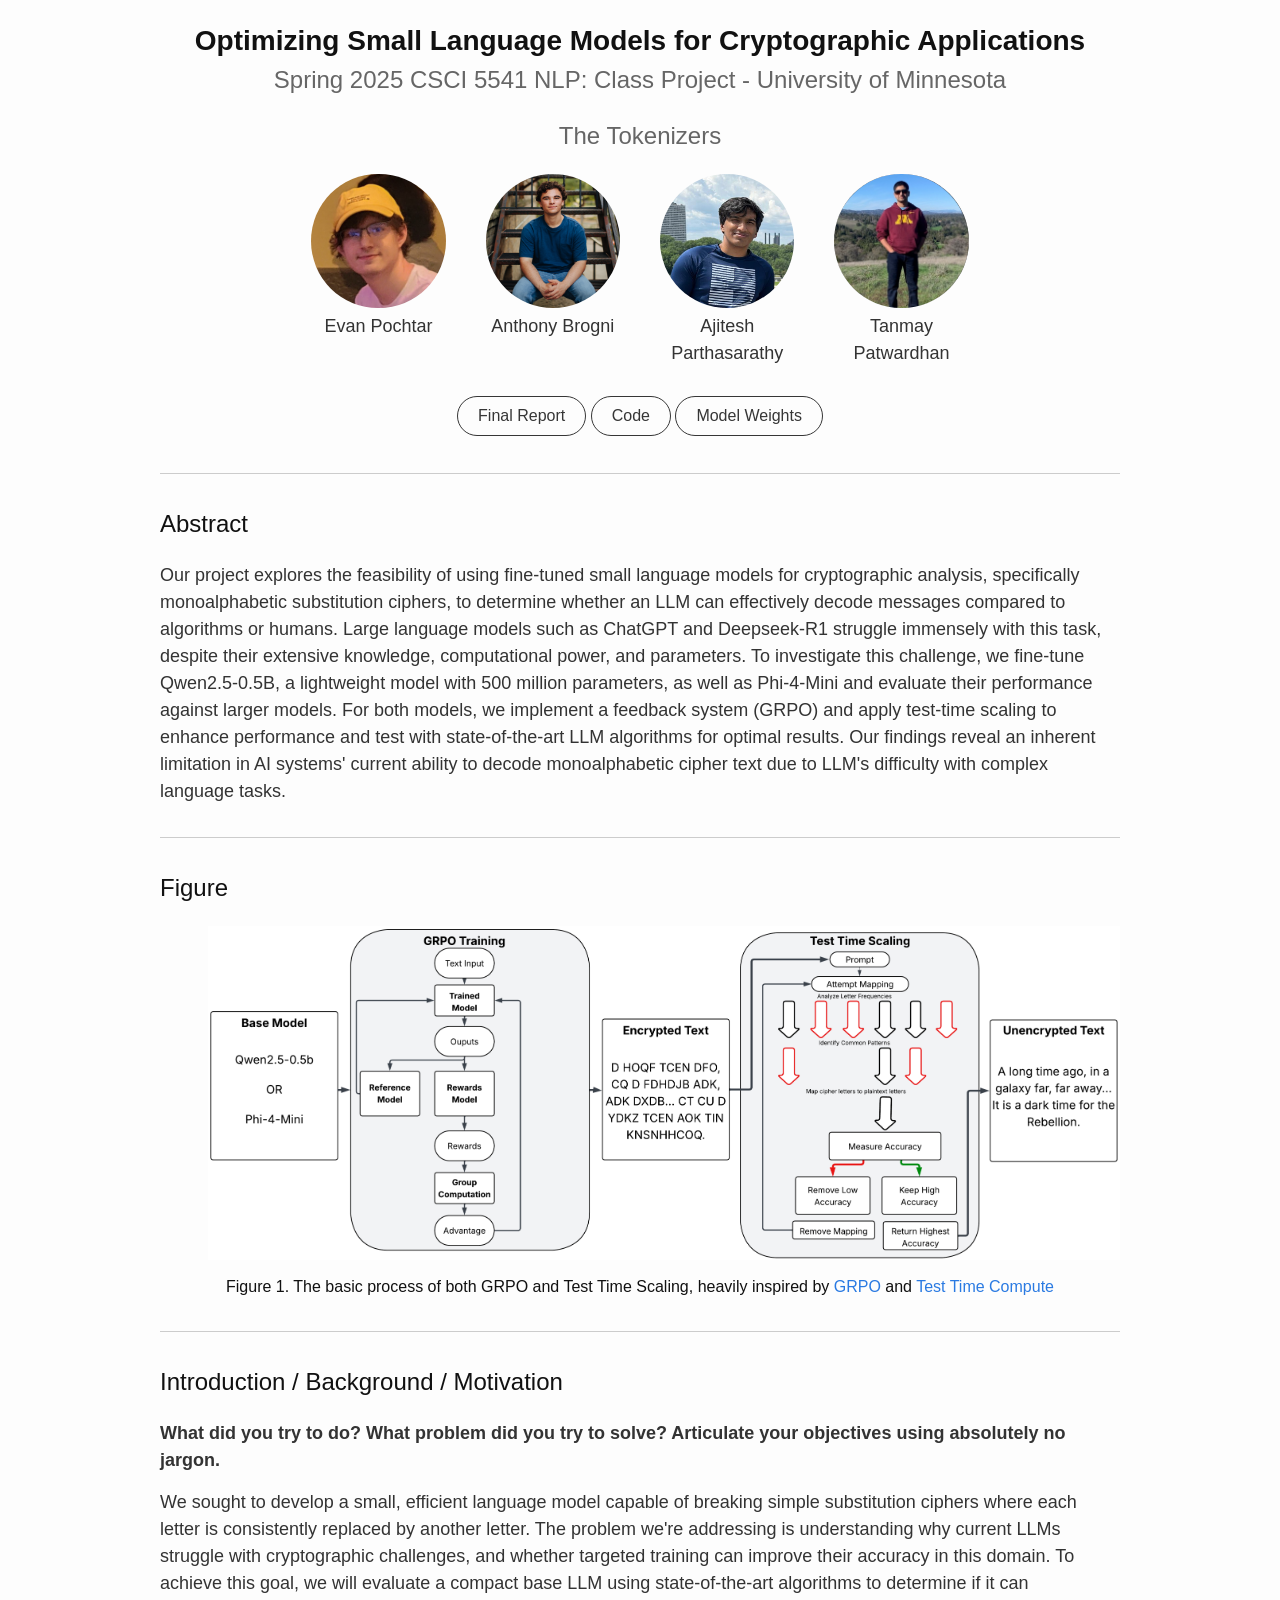
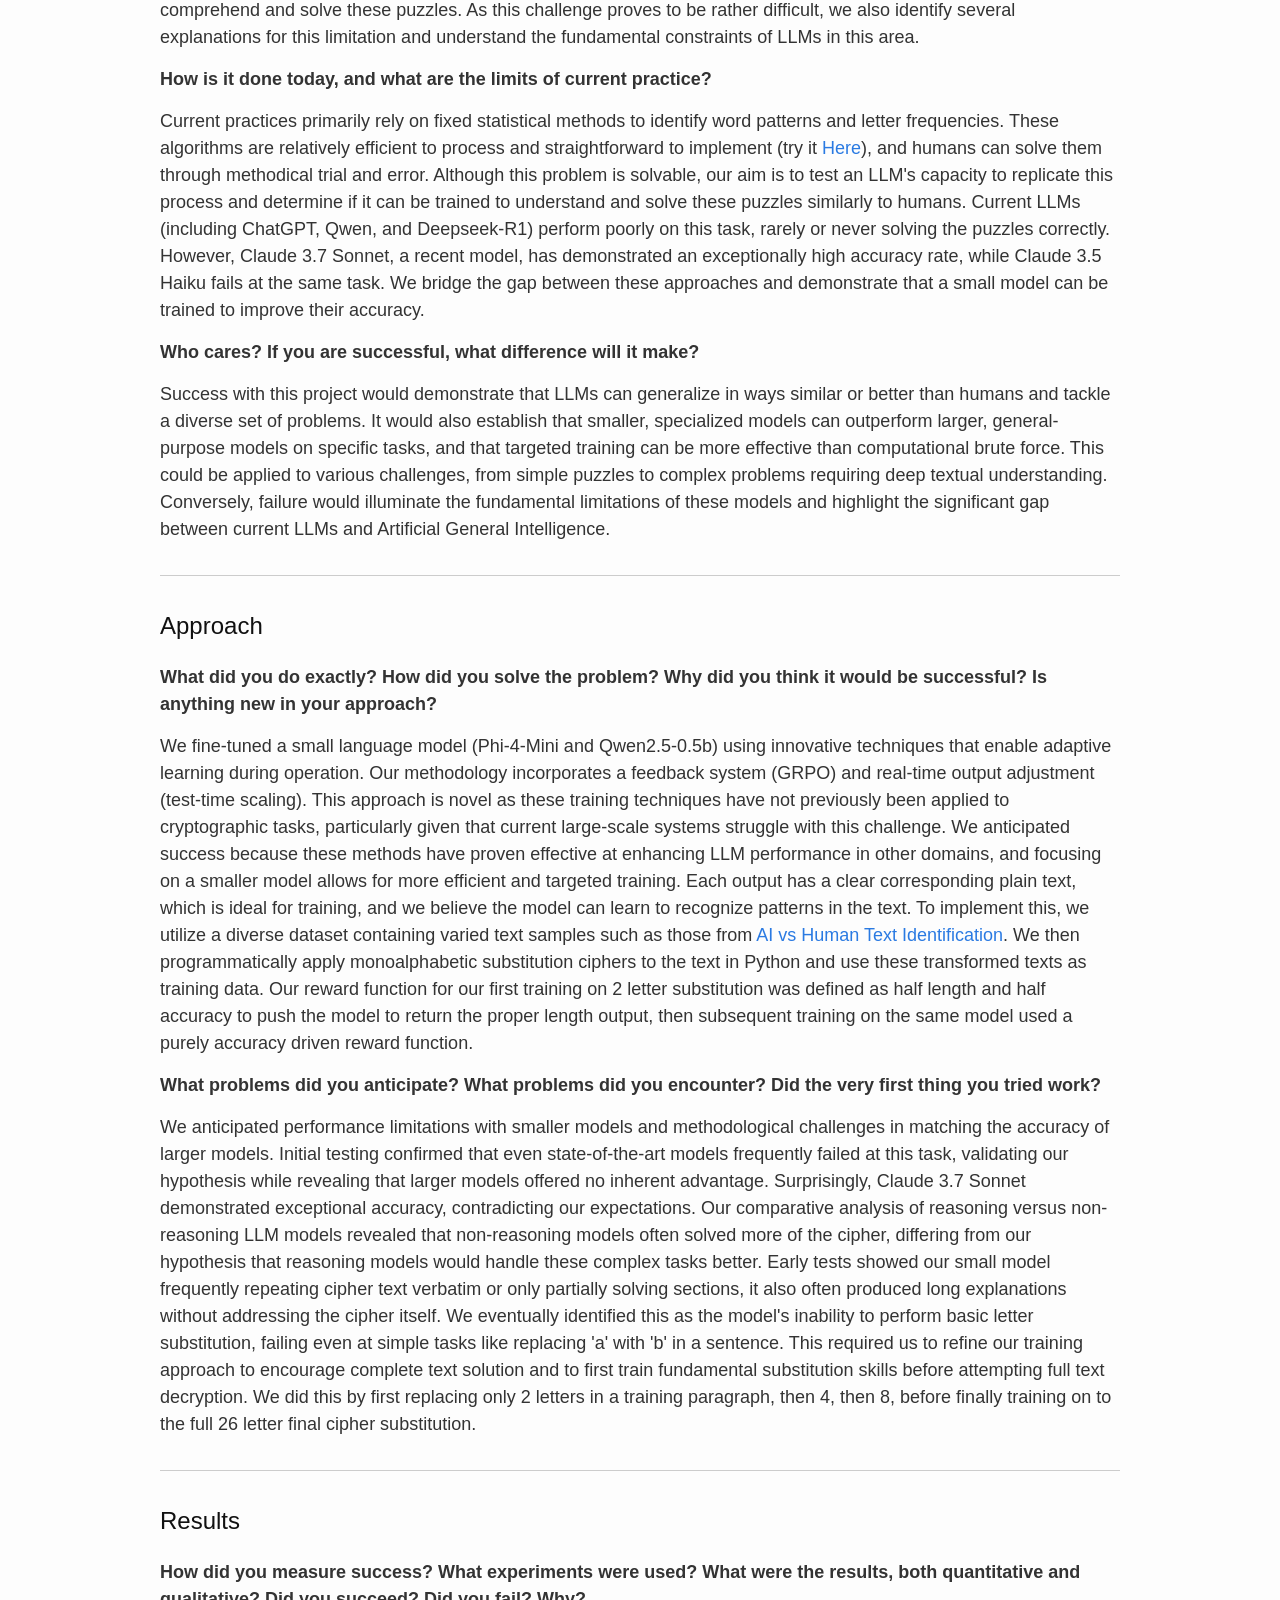
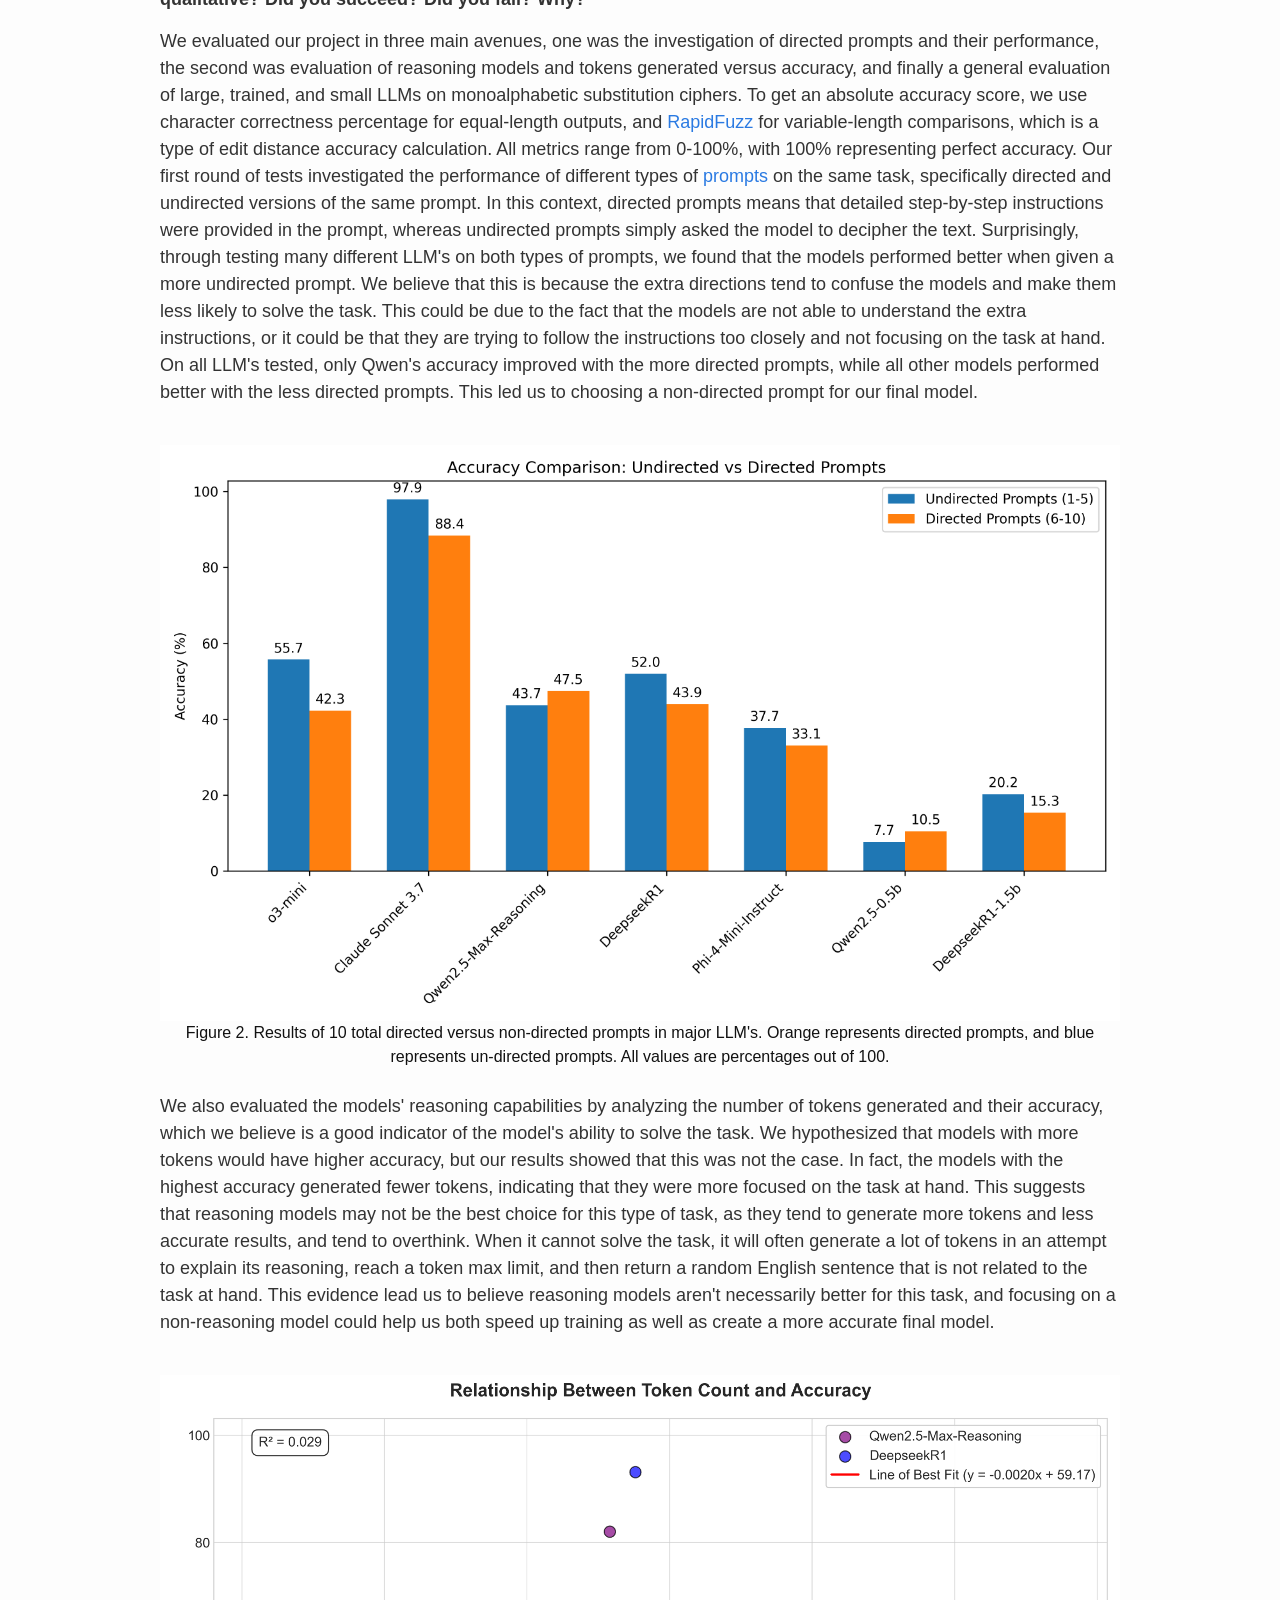
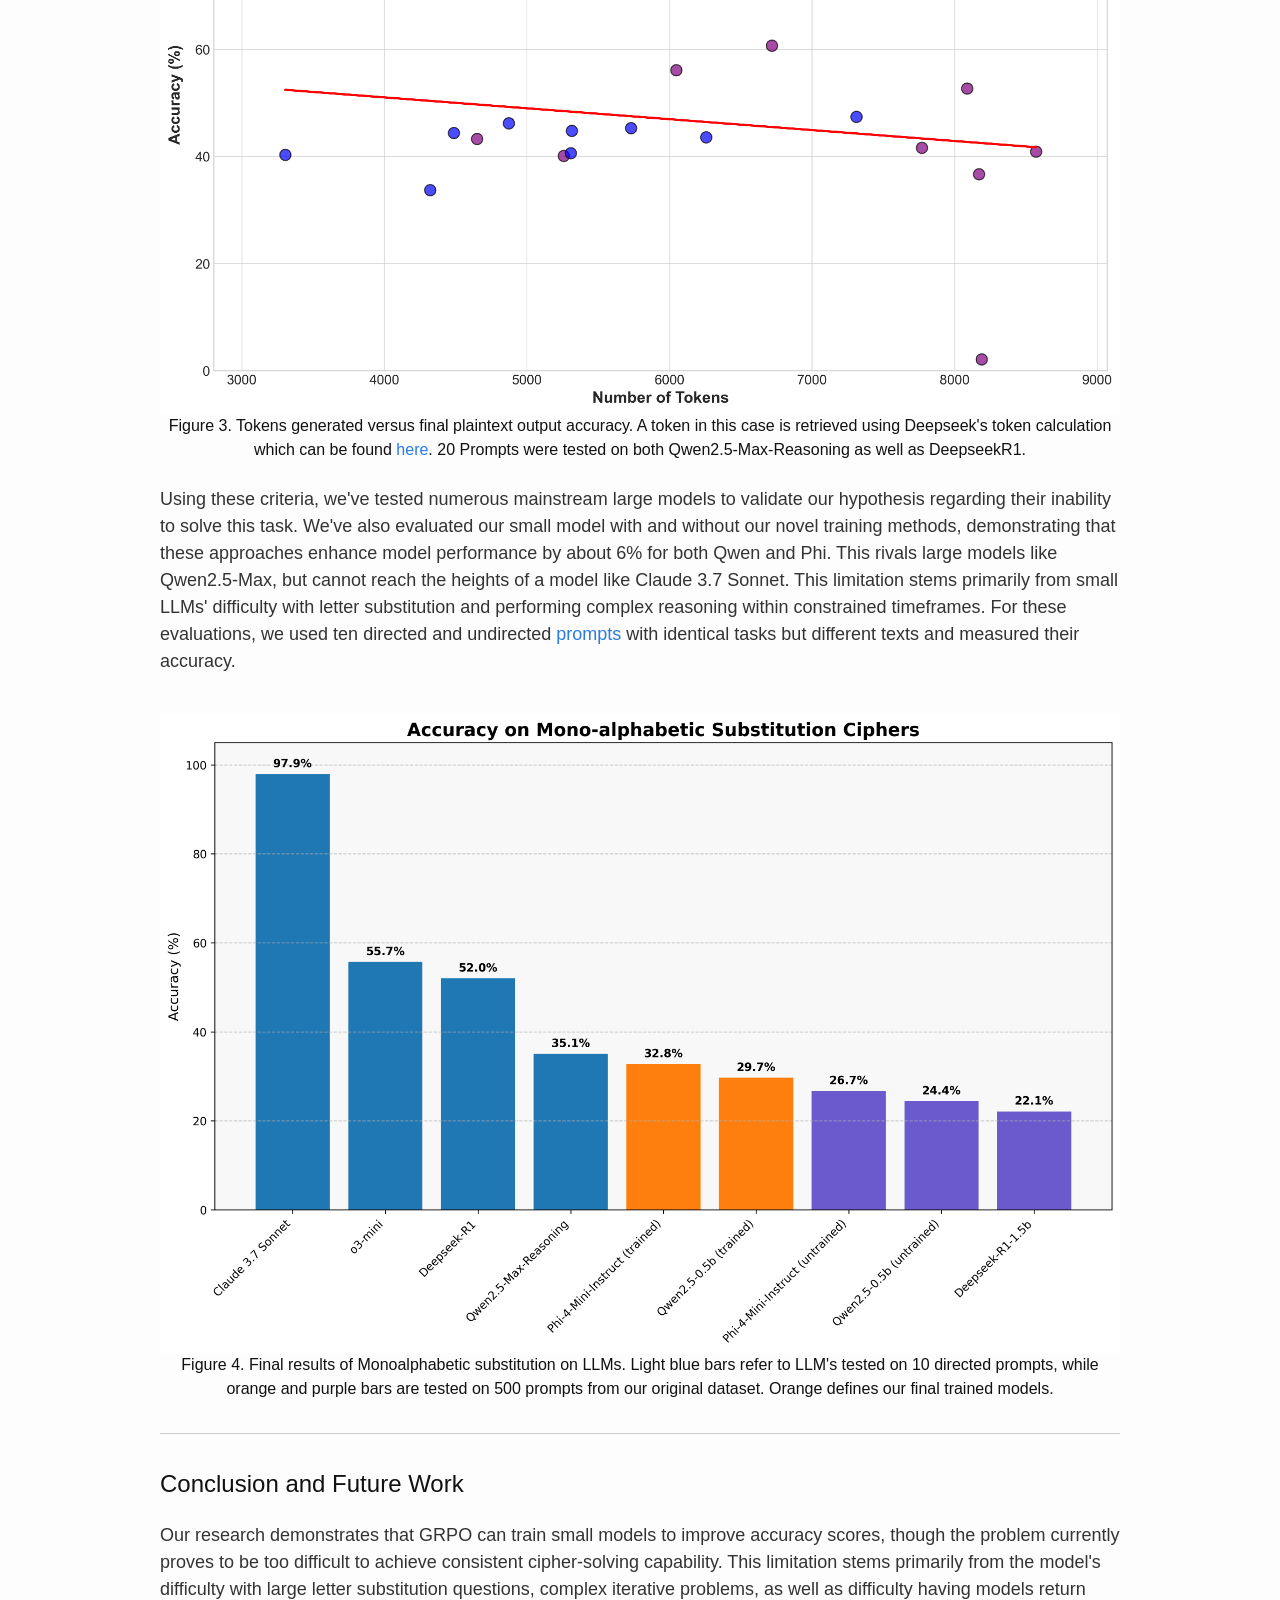
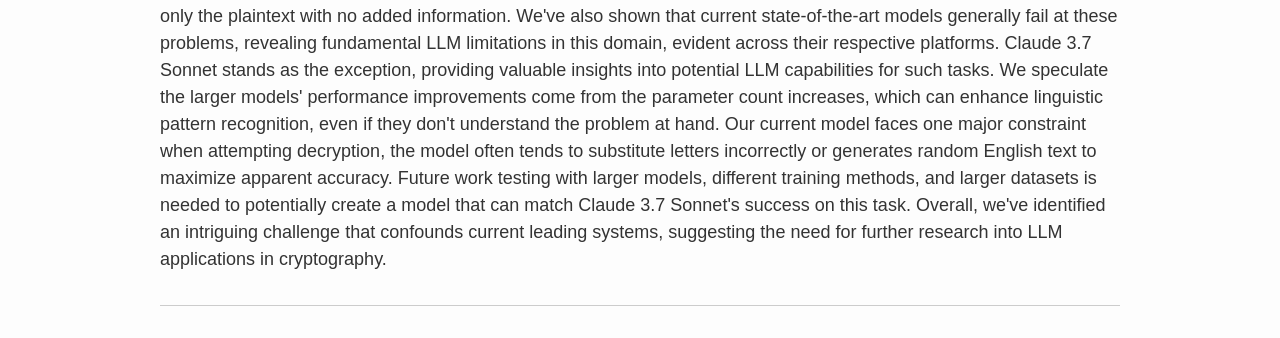
<file: index.html>
<!DOCTYPE html>
<!-- saved from url=(0014)about:internet -->
<html lang=" en-US"><head><meta http-equiv="Content-Type" content="text/html; charset=UTF-8">
  
  <meta http-equiv="X-UA-Compatible" content="IE=edge">
  <meta name="viewport" content="width=device-width, initial-scale=1">
  <title>NLP Class Project | Spring 2025 CSCI 5541 | University of Minnesota</title>

  <link rel="stylesheet" href="./files/bulma.min.css" />

  <link rel="stylesheet" href="./files/styles.css">
  <link rel="preconnect" href="https://fonts.gstatic.com/">
  <link href="./files/css2" rel="stylesheet">
  <link href="./files/css" rel="stylesheet">


  <base href="." target="_blank"></head>


<body>
  <div>
    <div class="wrapper">
      <h1 style="font-family: &#39;Lato&#39;, sans-serif;">Optimizing Small Language Models for Cryptographic Applications</h1>
      <h4 style="font-family: &#39;Lato&#39;, sans-serif; ">Spring 2025 CSCI 5541 NLP: Class Project - University of Minnesota</h4>
      <h4 style="font-family: &#39;Lato&#39;, sans-serif; ">The Tokenizers</h4>

      <div class="authors-wrapper">
        
        <div class="author-container">
          <div class="author-image">
                        
              <img src="./files/evanP.jpeg">
            
            
          </div>
          <p>
                        
              Evan Pochtar
            
          </p>
        </div>
        
        <div class="author-container">
          <div class="author-image">
            
            <img src="./files/anthonyB.jpeg">
            
          </div>
          <p>
            
            Anthony Brogni
            
          </p>
        </div>
        
        <div class="author-container">
          <div class="author-image">
            
              <img src="./files/image.png">            
            
          </div>
          <p>
            Ajitesh Parthasarathy
          </p>
        </div>
        
        <div class="author-container">
          <div class="author-image">
                        
              <img src="./files/timage.png">
            
          </div>
          <p>
            Tanmay Patwardhan
          </p>
        </div>
        
      </div>

      <br/>

      <div class="authors-wrapper">
        <div class="publication-links">
          <!-- Github link -->
          <span class="link-block">
            <a
              href="files/CSCI_5541_Final_Report___The_Tokenizers.pdf"
              target="_blank"
              class="external-link button is-normal is-rounded is-dark is-outlined"
            >
            <span>Final Report</span>
            </a>
          </span>
          <span class="link-block">
            <a
              href="https://github.com/Evan-Pochtar/SmaLLM-Cryptography"
              target="_blank"
              class="external-link button is-normal is-rounded is-dark is-outlined"
            >
            <span>Code</span>
            </a>
          </span>      
          <span class="link-block">
            <a
              href="https://drive.google.com/drive/u/0/folders/13usujfpPBEwUXV8RMr-UMQAgkwd0j87G"
              target="_blank"
              class="external-link button is-normal is-rounded is-dark is-outlined"
            >
            <span>Model Weights</span>
            </a>
          </span>              
        </div>
      </div>


    </div>
  </div>





  
  


  <div class="wrapper">
    <hr>
    
    <h2 id="abstract">Abstract</h2>

<p>
  Our project explores the feasibility of using fine-tuned small language models for cryptographic analysis, specifically monoalphabetic substitution ciphers, to determine whether an LLM can effectively decode messages compared to algorithms or humans.
  Large language models such as ChatGPT and Deepseek-R1 struggle immensely with this task, despite their extensive knowledge, computational power, and parameters.
  To investigate this challenge, we fine-tune Qwen2.5-0.5B, a lightweight model with 500 million parameters, as well as Phi-4-Mini and evaluate their performance against larger models. 
  For both models, we implement a feedback system (GRPO) and apply test-time scaling to enhance performance and test with state-of-the-art LLM algorithms for optimal results. 
  Our findings reveal an inherent limitation in AI systems' current ability to decode monoalphabetic cipher text due to LLM's difficulty with complex language tasks.
</p>

<hr>

<h2 id="teaser">Figure</h2>

<div style="text-align: center;">
  <p class="sys-img">
    <img src="./files/teaser.png" alt="imgname">
  </p>
  <caption> Figure 1. The basic process of both GRPO and Test Time Scaling, heavily inspired by <a target="_blank" href="https://pub.towardsai.net/grpo-and-deepseek-r1-zero-9e81f15c6ba2">GRPO</a> and <a a target="_blank" href="https://huggingface.co/blog/Kseniase/testtimecompute">Test Time Compute</a></caption>
</div>
<hr>

<h2 id="introduction">Introduction / Background / Motivation</h2>

<p>
<b>What did you try to do? What problem did you try to solve? Articulate your objectives using absolutely no jargon.</b>
</p>
<p>
  We sought to develop a small, efficient language model capable of breaking simple substitution ciphers where each letter is consistently replaced by another letter. 
  The problem we're addressing is understanding why current LLMs struggle with cryptographic challenges, and whether targeted training can improve their accuracy in this domain. 
  To achieve this goal, we will evaluate a compact base LLM using state-of-the-art algorithms to determine if it can comprehend and solve these puzzles. 
  As this challenge proves to be rather difficult, we also identify several explanations for this limitation and understand the fundamental constraints of LLMs in this area.
</p>

<p>
<b>How is it done today, and what are the limits of current practice?</b>
</p>
<p>
  Current practices primarily rely on fixed statistical methods to identify word patterns and letter frequencies. 
  These algorithms are relatively efficient to process and straightforward to implement (try it <a href="https://www.dcode.fr/monoalphabetic-substitution">Here</a>), and humans can solve them through methodical trial and error. 
  Although this problem is solvable, our aim is to test an LLM's capacity to replicate this process and determine if it can be trained to understand and solve these puzzles similarly to humans. 
  Current LLMs (including ChatGPT, Qwen, and Deepseek-R1) perform poorly on this task, rarely or never solving the puzzles correctly. 
  However, Claude 3.7 Sonnet, a recent model, has demonstrated an exceptionally high accuracy rate, while Claude 3.5 Haiku fails at the same task. 
  We bridge the gap between these approaches and demonstrate that a small model can be trained to improve their accuracy.
<p>

<p>
<b>Who cares? If you are successful, what difference will it make?</b>
</p>
<p>
  Success with this project would demonstrate that LLMs can generalize in ways similar or better than humans and tackle a diverse set of problems. 
  It would also establish that smaller, specialized models can outperform larger, general-purpose models on specific tasks, and that targeted training can be more effective than computational brute force. 
  This could be applied to various challenges, from simple puzzles to complex problems requiring deep textual understanding. 
  Conversely, failure would illuminate the fundamental limitations of these models and highlight the significant gap between current LLMs and Artificial General Intelligence.
</p>

<hr>

<h2 id="approach">Approach</h2>

<p>
<b>What did you do exactly? How did you solve the problem? Why did you think it would be successful? Is anything new in your approach?</b>
</p>

<p>
  We fine-tuned a small language model (Phi-4-Mini and Qwen2.5-0.5b) using innovative techniques that enable adaptive learning during operation. 
  Our methodology incorporates a feedback system (GRPO) and real-time output adjustment (test-time scaling). 
  This approach is novel as these training techniques have not previously been applied to cryptographic tasks, particularly given that current large-scale systems struggle with this challenge. 
  We anticipated success because these methods have proven effective at enhancing LLM performance in other domains, and focusing on a smaller model allows for more efficient and targeted training. 
  Each output has a clear corresponding plain text, which is ideal for training, and we believe the model can learn to recognize patterns in the text.
  To implement this, we utilize a diverse dataset containing varied text samples such as those from <a href="https://www.kaggle.com/datasets/shanegerami/ai-vs-human-text">AI vs Human Text Identification</a>.
  We then programmatically apply monoalphabetic substitution ciphers to the text in Python and use these transformed texts as training data.
  Our reward function for our first training on 2 letter substitution was defined as half length and half accuracy to push the model to return the proper length output, then subsequent training on the same model used a purely accuracy driven reward function.
</p>

<p>
<b>What problems did you anticipate? What problems did you encounter? Did the very first thing you tried work?</b>
</p>

<p>
  We anticipated performance limitations with smaller models and methodological challenges in matching the accuracy of larger models. 
  Initial testing confirmed that even state-of-the-art models frequently failed at this task, validating our hypothesis while revealing that larger models offered no inherent advantage. 
  Surprisingly, Claude 3.7 Sonnet demonstrated exceptional accuracy, contradicting our expectations. 
  Our comparative analysis of reasoning versus non-reasoning LLM models revealed that non-reasoning models often solved more of the cipher, differing from our hypothesis that reasoning models would handle these complex tasks better. 
  Early tests showed our small model frequently repeating cipher text verbatim or only partially solving sections, it also often produced long explanations without addressing the cipher itself.
  We eventually identified this as the model's inability to perform basic letter substitution, failing even at simple tasks like replacing 'a' with 'b' in a sentence. 
  This required us to refine our training approach to encourage complete text solution and to first train fundamental substitution skills before attempting full text decryption.
  We did this by first replacing only 2 letters in a training paragraph, then 4, then 8, before finally training on to the full 26 letter final cipher substitution.
</p>

<hr>
    
<h2 id="results">Results</h2>
<p>
<b>How did you measure success? What experiments were used? What were the results, both quantitative and qualitative? Did you succeed? Did you fail? Why?</b>
</p>
<p>
  We evaluated our project in three main avenues, one was the investigation of directed prompts and their performance, the second was evaluation of reasoning models and tokens generated versus accuracy, and finally a general evaluation of large, trained, and small LLMs on monoalphabetic substitution ciphers.
  To get an absolute accuracy score, we use character correctness percentage for equal-length outputs, and <a href="https://rapidfuzz.github.io/RapidFuzz/">RapidFuzz</a> for variable-length comparisons, which is a type of edit distance accuracy calculation.
  All metrics range from 0-100%, with 100% representing perfect accuracy.
  Our first round of tests investigated the performance of different types of <a target="_self" href="./prompts.html">prompts</a> on the same task, specifically directed and undirected versions of the same prompt.
  In this context, directed prompts means that detailed step-by-step instructions were provided in the prompt, whereas undirected prompts simply asked the model to decipher the text.
  Surprisingly, through testing many different LLM's on both types of prompts, we found that the models performed better when given a more undirected prompt.
  We believe that this is because the extra directions tend to confuse the models and make them less likely to solve the task.
  This could be due to the fact that the models are not able to understand the extra instructions, or it could be that they are trying to follow the instructions too closely and not focusing on the task at hand.
  On all LLM's tested, only Qwen's accuracy improved with the more directed prompts, while all other models performed better with the less directed prompts.
  This led us to choosing a non-directed prompt for our final model.
</p>
<br>
<div style="text-align: center;">
  <img alt="" src="./files/accuracy_comparison.png">
  <caption>Figure 2. Results of 10 total directed versus non-directed prompts in major LLM's. Orange represents directed prompts, and blue represents un-directed prompts. All values are percentages out of 100. </caption>
</div>
<br>
<p>
  We also evaluated the models' reasoning capabilities by analyzing the number of tokens generated and their accuracy, which we believe is a good indicator of the model's ability to solve the task.
  We hypothesized that models with more tokens would have higher accuracy, but our results showed that this was not the case.
  In fact, the models with the highest accuracy generated fewer tokens, indicating that they were more focused on the task at hand.
  This suggests that reasoning models may not be the best choice for this type of task, as they tend to generate more tokens and less accurate results, and tend to overthink.
  When it cannot solve the task, it will often generate a lot of tokens in an attempt to explain its reasoning, reach a token max limit, and then return a random English sentence that is not related to the task at hand.
  This evidence lead us to believe reasoning models aren't necessarily better for this task, and focusing on a non-reasoning model could help us both speed up training as well as create a more accurate final model.
</p>
<br>
<div style="text-align: center;">
  <img alt="" src="./files/token_vs_accuracy_graph.png">
  <caption>Figure 3. Tokens generated versus final plaintext output accuracy. A token in this case is retrieved using Deepseek's token calculation which can be found <a href="https://api-docs.deepseek.com/quick_start/token_usage">here</a>. 20 Prompts were tested on both Qwen2.5-Max-Reasoning as well as DeepseekR1.</caption>
</div>
<br>
<p>
  Using these criteria, we've tested numerous mainstream large models to validate our hypothesis regarding their inability to solve this task. 
  We've also evaluated our small model with and without our novel training methods, demonstrating that these approaches enhance model performance by about 6% for both Qwen and Phi.
  This rivals large models like Qwen2.5-Max, but cannot reach the heights of a model like Claude 3.7 Sonnet.
  This limitation stems primarily from small LLMs' difficulty with letter substitution and performing complex reasoning within constrained timeframes. 
  For these evaluations, we used ten directed and undirected <a target="_self" href="./prompts.html">prompts</a> with identical tasks but different texts and measured their accuracy.
</p>
<!-- <table>
  <thead>
    <tr>
      <th style="text-align: center"><strong>LLM Used</strong></th>
      <th style="text-align: center">Prompt 1</th>
      <th style="text-align: center">Prompt 2</th>
      <th style="text-align: center">Prompt 3</th>
      <th style="text-align: center">Prompt 4</th>
      <th style="text-align: center">Prompt 5</th>
      <th style="text-align: center">Overall</th>
    </tr>
  </thead>
  <tbody>
    <tr>
      <td style="text-align: center"><strong>o3-mini</strong></td>
      <td style="text-align: center">45.8%</td>
      <td style="text-align: center">44.0%</td>
      <td style="text-align: center">44.6%</td>
      <td style="text-align: center">97.1%</td>
      <td style="text-align: center">47.1%</td>
      <td style="text-align: center">55.7%</td>
    </tr>
    <tr>
      <td style="text-align: center"><strong>Claude 3.7 Sonnet</strong></td>
      <td style="text-align: center">95.8%</td>
      <td style="text-align: center">96.5%</td>
      <td style="text-align: center">99.9%</td>
      <td style="text-align: center">98.2%</td>
      <td style="text-align: center">99.1%</td>
      <td style="text-align: center">97.9%</td>
    </tr>
    <tr>
      <td style="text-align: center"><strong>Deepseek-R1</strong></td>
      <td style="text-align: center">47.4%</td>
      <td style="text-align: center">45.3%</td>
      <td style="text-align: center">40.3%</td>
      <td style="text-align: center">33.7%</td>
      <td style="text-align: center">93.1%</td>
      <td style="text-align: center">52.0%</td>
    </tr>
    <tr>
      <td style="text-align: center"><strong>Qwen2.5-Max-Reasoning</strong></td>
      <td style="text-align: center">36.7%</td>
      <td style="text-align: center">41.6%</td>
      <td style="text-align: center">0.1%</td>
      <td style="text-align: center">40.9%</td>
      <td style="text-align: center">56.1%</td>
      <td style="text-align: center">35.1%</td>
    </tr>
    <tr>
      <td style="text-align: center"><strong>Deepseek-R1-1.5b (Untrained)</strong></td>
      <td style="text-align: center">0.3%</td>
      <td style="text-align: center">0.8%</td>
      <td style="text-align: center">0.1%</td>
      <td style="text-align: center">28.2%</td>
      <td style="text-align: center">0.3%</td>
      <td style="text-align: center">5.9%</td>
    </tr>
    <tr>
      <td style="text-align: center"><strong>Qwen2.5-0.5b (Untrained)</strong></td>
      <td style="text-align: center">14.3%</td>
      <td style="text-align: center">2.9%</td>
      <td style="text-align: center">16.1%</td>
      <td style="text-align: center">4.2%</td>
      <td style="text-align: center">0.1%</td>
      <td style="text-align: center">7.5%</td>
    </tr>
    <tr>
      <td style="text-align: center"><strong>Qwen2.5-0.5b (Trained)</strong></td>
      <td style="text-align: center">2.6%</td>
      <td style="text-align: center">12.2%</td>
      <td style="text-align: center">39.5%</td>
      <td style="text-align: center">14.8%</td>
      <td style="text-align: center">11.3%</td>
      <td style="text-align: center">16.1%</td>
    </tr>
  </tbody>
  <caption>Table 1. Results of Monoalphabetic substitution on LLMs</caption>
</table> -->
<br>
<div style="text-align: center;">
  <img alt="" src="./files/cipher_accuracy_comparison.png">
  <caption>Figure 4. Final results of Monoalphabetic substitution on LLMs. Light blue bars refer to LLM's tested on 10 directed prompts, while orange and purple bars are tested on 500 prompts from our original dataset. Orange defines our final trained models.</caption>
</div>
<hr>
<h2 id="conclusion">Conclusion and Future Work</h2>
<p>
  Our research demonstrates that GRPO can train small models to improve accuracy scores, though the problem currently proves to be too difficult to achieve consistent cipher-solving capability.
  This limitation stems primarily from the model's difficulty with large letter substitution questions, complex iterative problems, as well as difficulty having models return only the plaintext with no added information.
  We've also shown that current state-of-the-art models generally fail at these problems, revealing fundamental LLM limitations in this domain, evident across their respective platforms. 
  Claude 3.7 Sonnet stands as the exception, providing valuable insights into potential LLM capabilities for such tasks. 
  We speculate the larger models' performance improvements come from the parameter count increases, which can enhance linguistic pattern recognition, even if they don't understand the problem at hand.
  Our current model faces one major constraint when attempting decryption, the model often tends to substitute letters incorrectly or generates random English text to maximize apparent accuracy. 
  Future work testing with larger models, different training methods, and larger datasets is needed to potentially create a model that can match Claude 3.7 Sonnet's success on this task.
  Overall, we've identified an intriguing challenge that confounds current leading systems, suggesting the need for further research into LLM applications in cryptography.
</p>


<hr>


  </div>
  


</body></html>
</file>
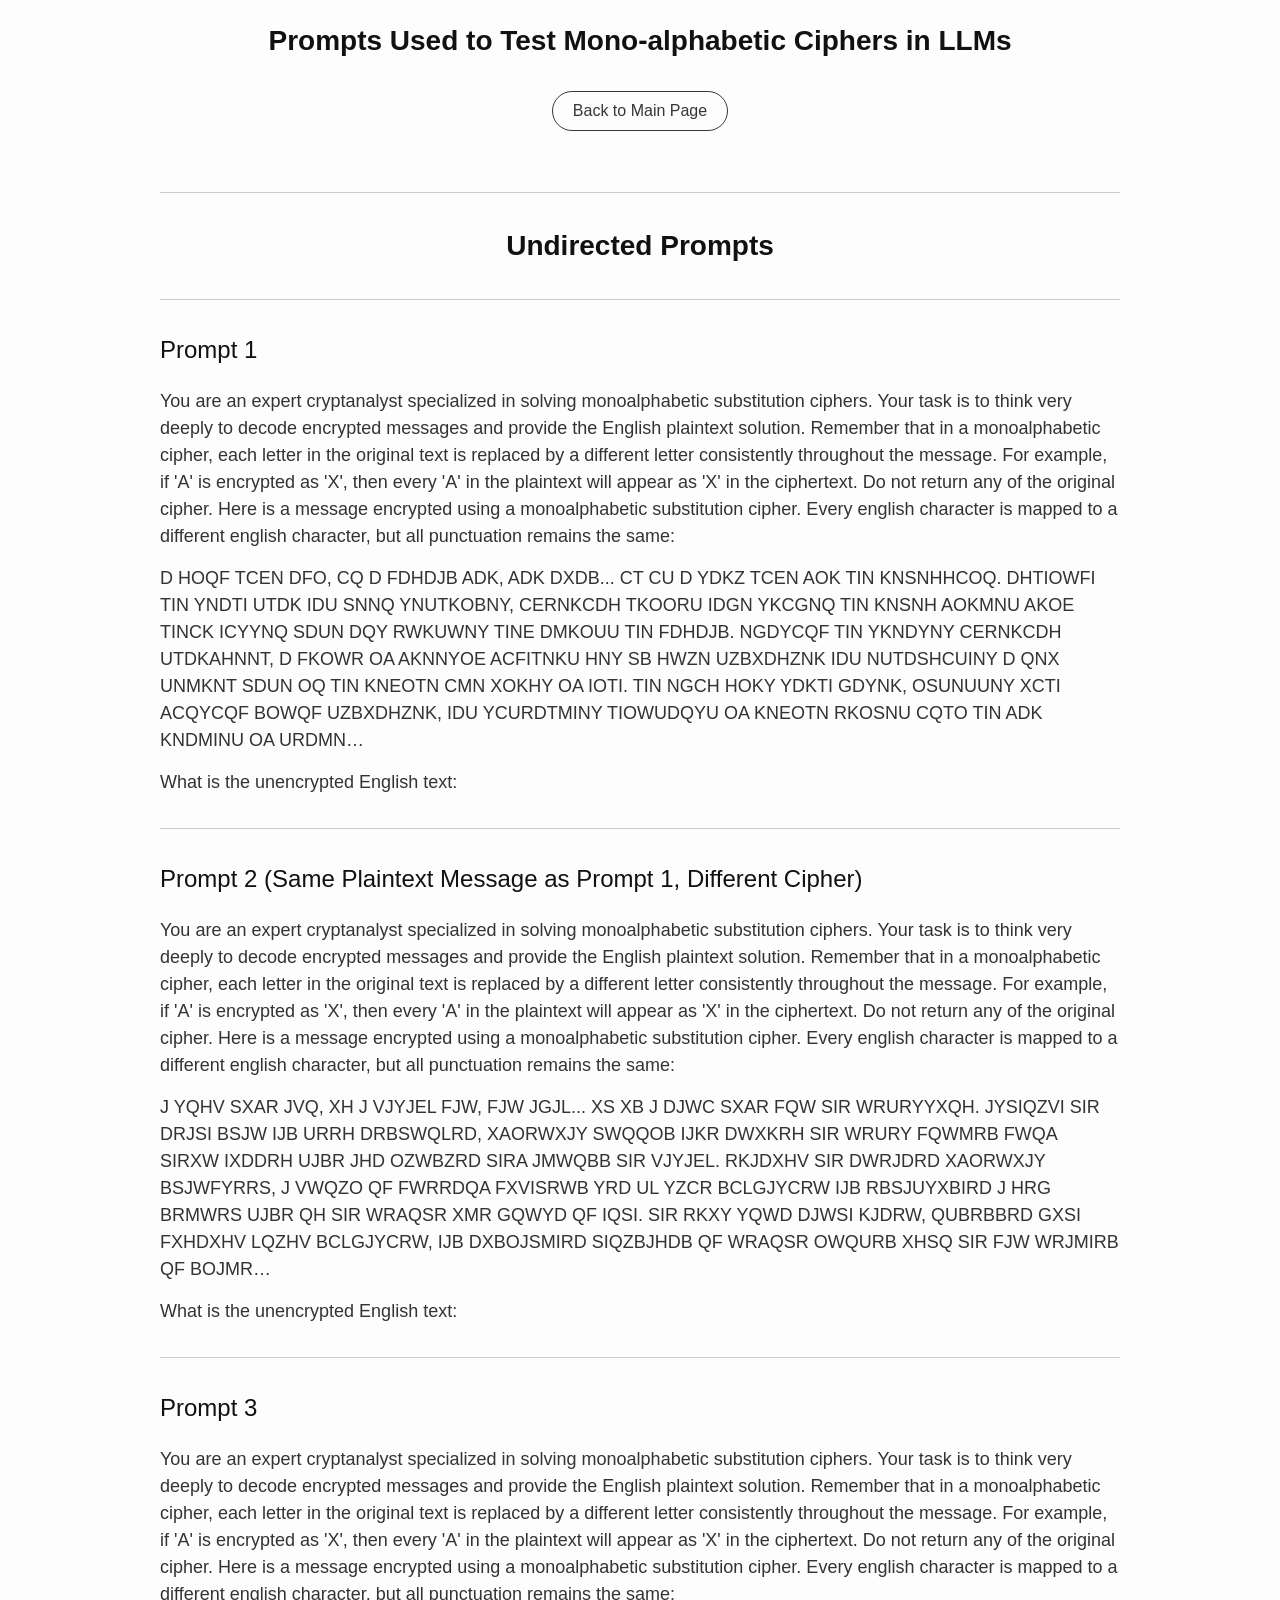
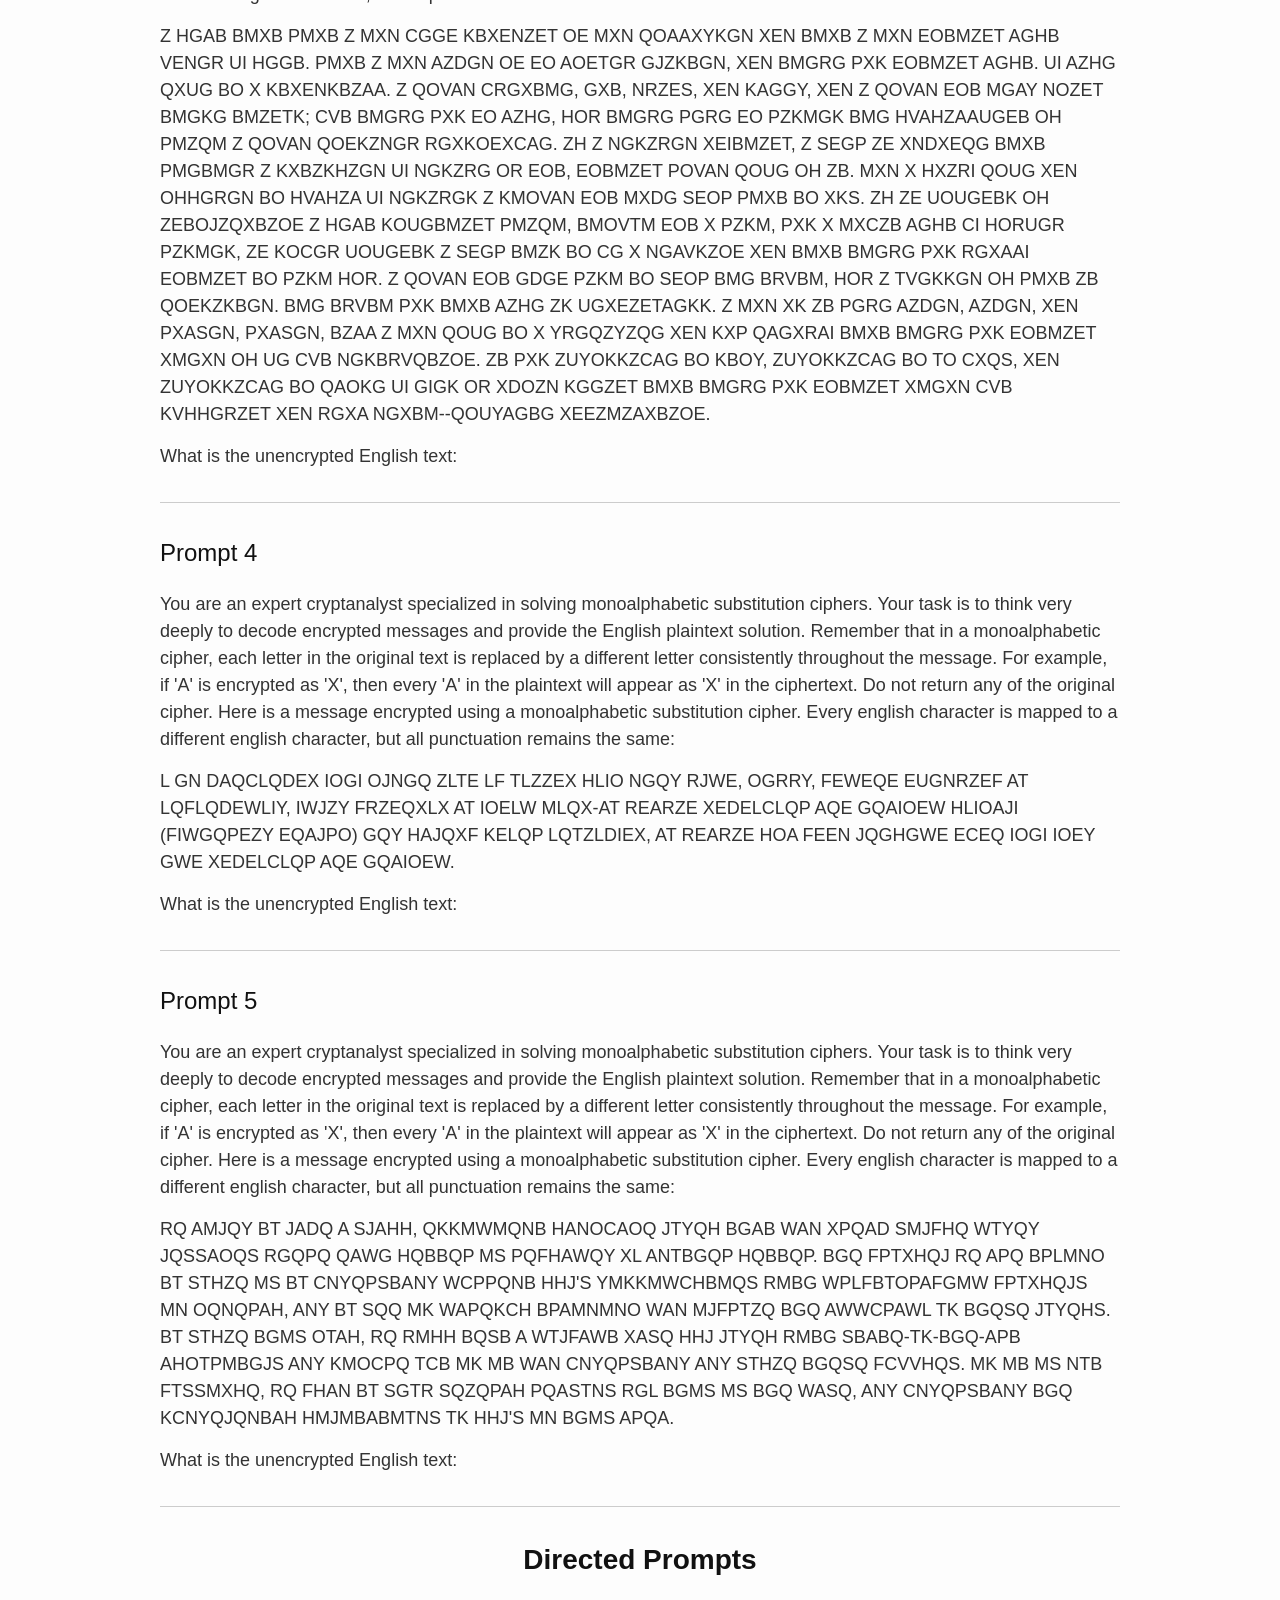
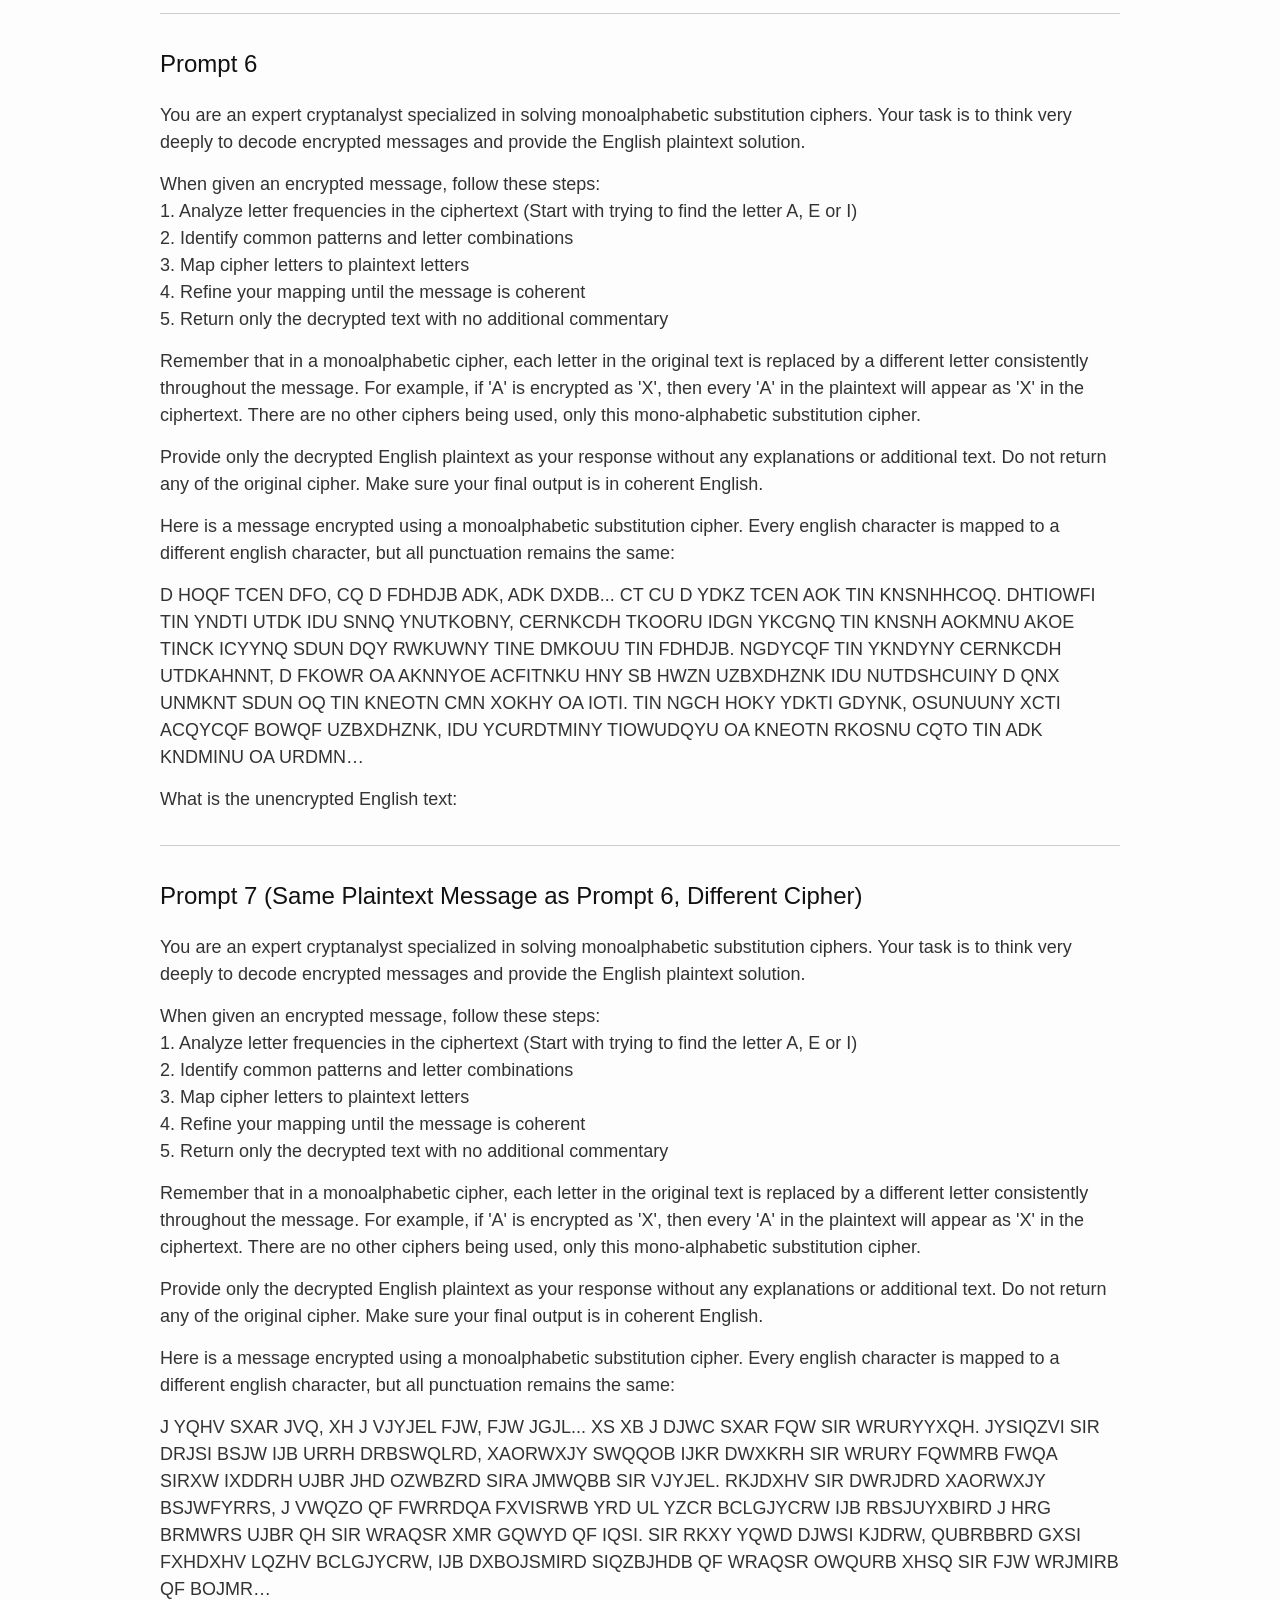
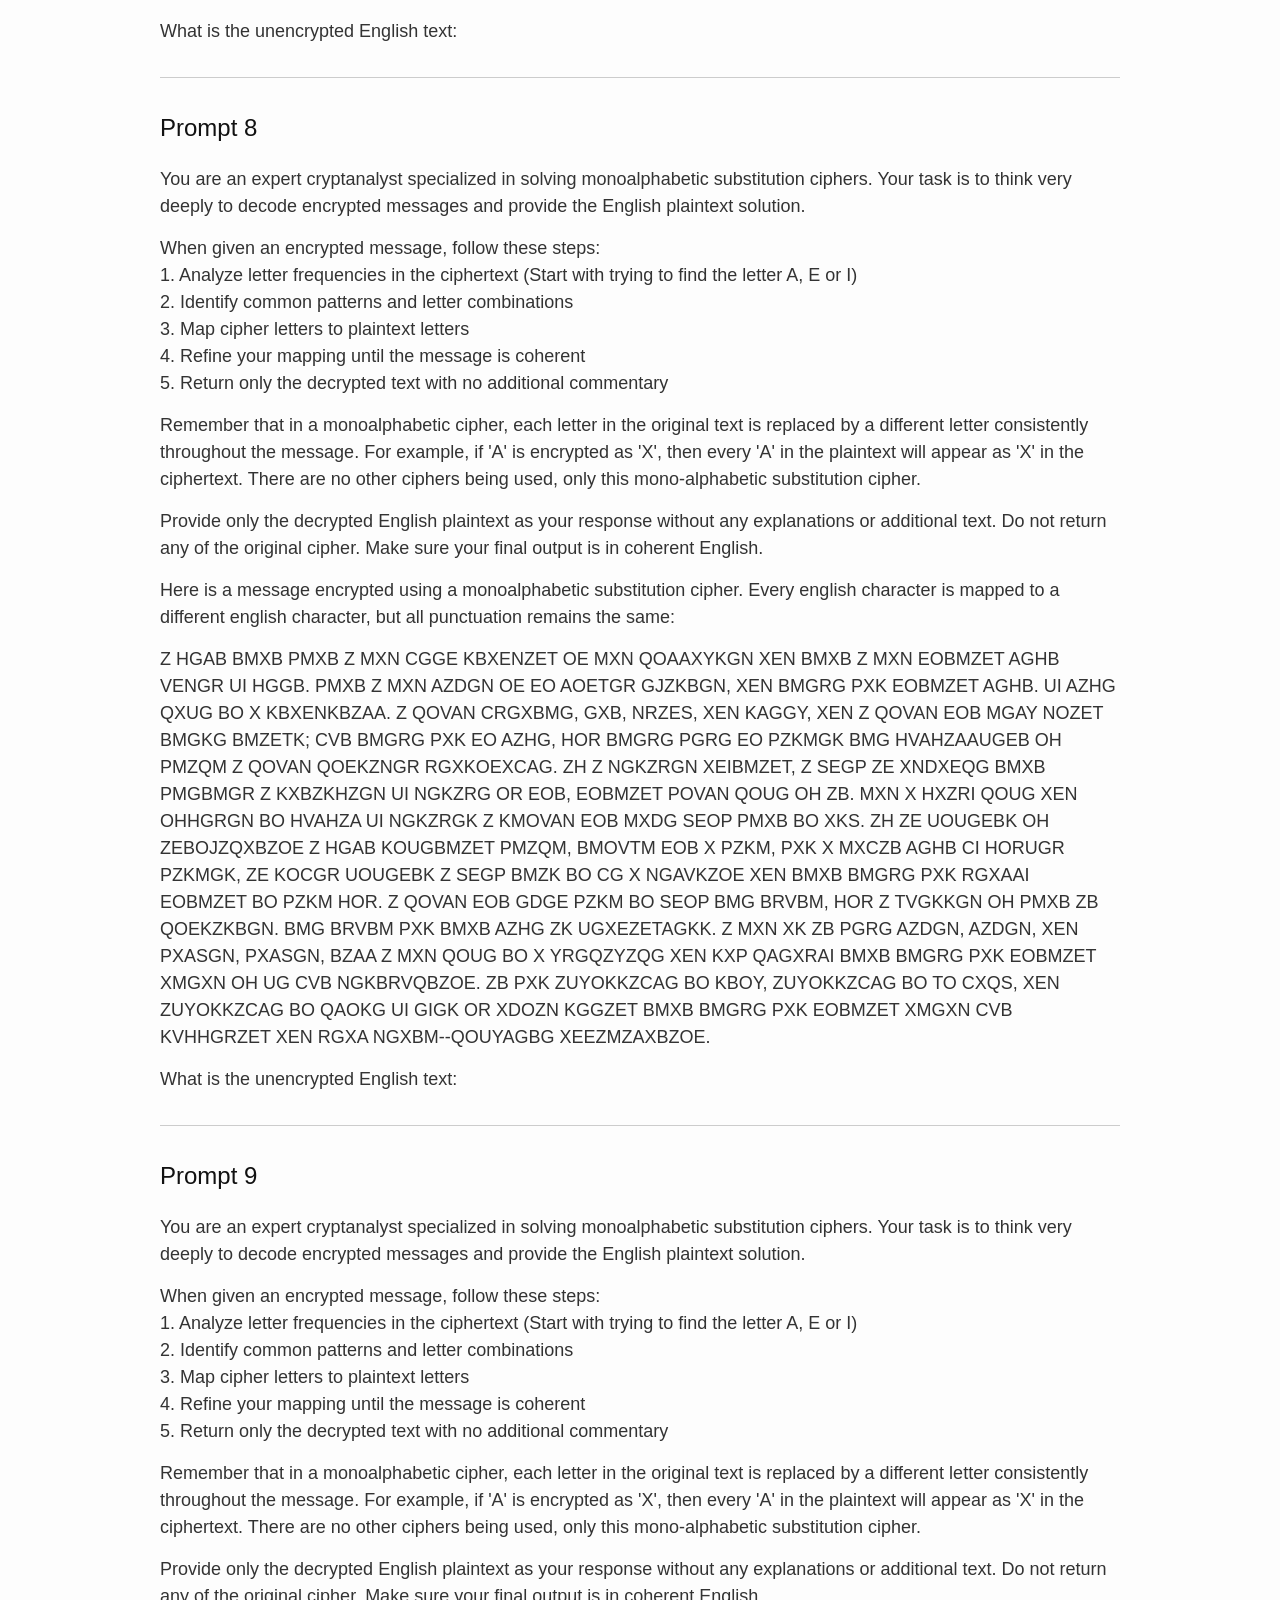
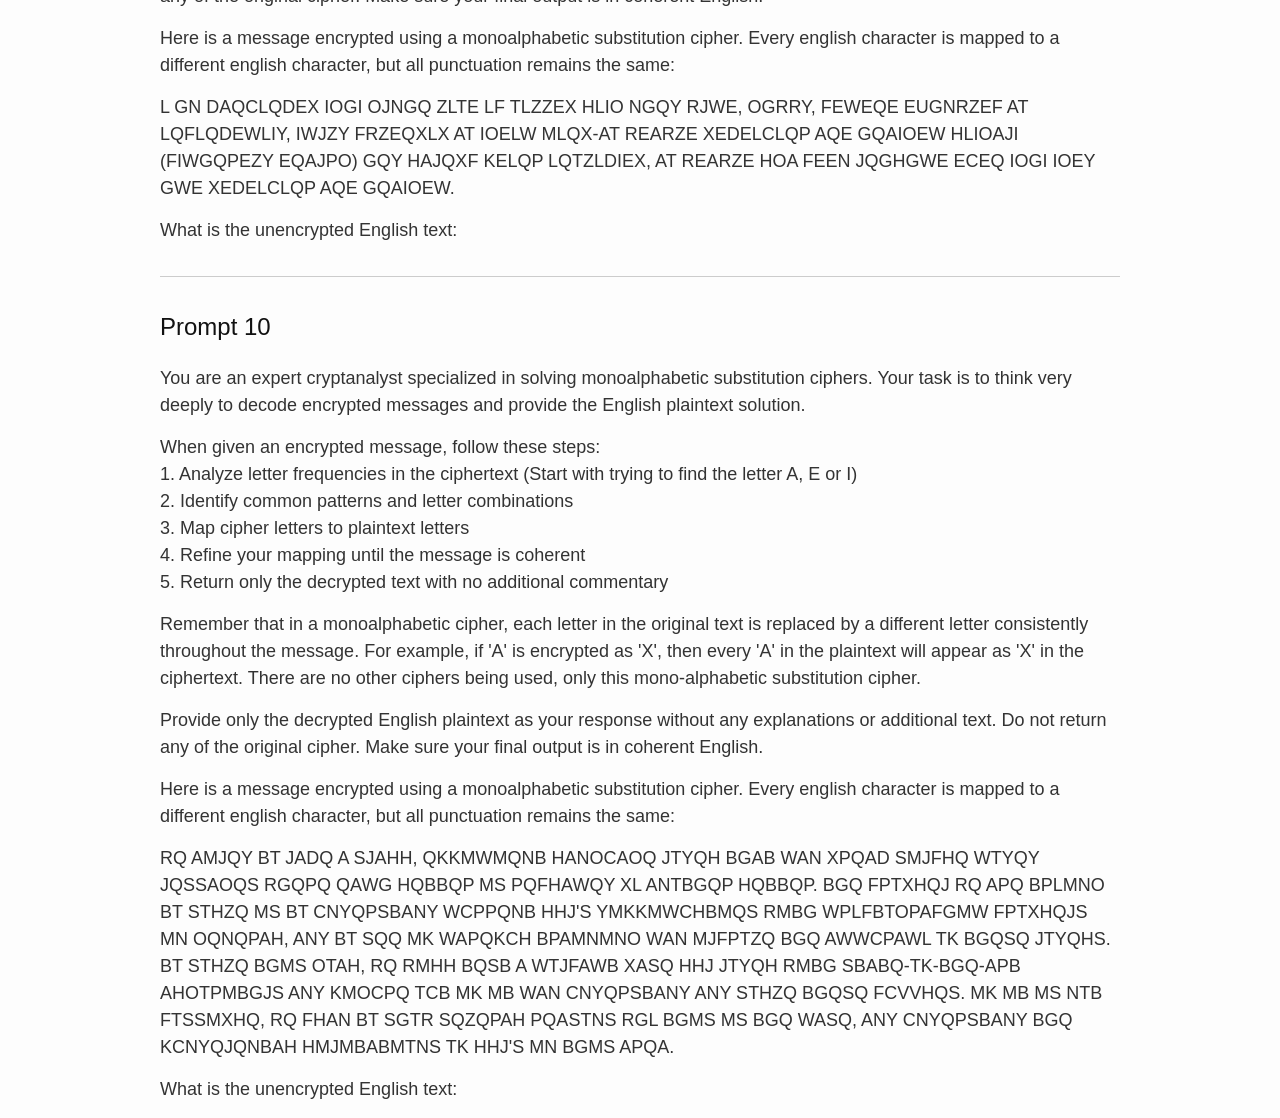
<file: prompts.html>
<!DOCTYPE html>
<!-- saved from url=(0014)about:internet -->
<html lang=" en-US"><head><meta http-equiv="Content-Type" content="text/html; charset=UTF-8">
  
  <meta http-equiv="X-UA-Compatible" content="IE=edge">
  <meta name="viewport" content="width=device-width, initial-scale=1">
  <title>NLP Class Project | Fall 2024 CSCI 5541 | University of Minnesota</title>

  <link rel="stylesheet" href="./files/bulma.min.css" />

  <link rel="stylesheet" href="./files/styles.css">
  <link rel="preconnect" href="https://fonts.gstatic.com/">
  <link href="./files/css2" rel="stylesheet">
  <link href="./files/css" rel="stylesheet">


  <base href="." target="_blank"></head>


<body>
    <div>
        <div class="wrapper">
          <h1 style="font-family: &#39;Lato&#39;, sans-serif;">Prompts Used to Test Mono-alphabetic Ciphers in LLMs</h1>
        </br>
          <div class="authors-wrapper">
            <div class="publication-links">
              <!-- Github link -->
              <span class="link-block">
                <a
                  href="./index.html"
                  target="_self"
                  class="button is-normal is-rounded is-dark is-outlined"
                >
                <span>Back to Main Page</span>
                </a>
              </span>            
            </div>
          </div>
        </div>
    </br>
        <div class="wrapper">
            <hr>
            <h1>Undirected Prompts</h1>
            <hr>
            <h2 id="abstract">Prompt 1</h2>
            <p>
                You are an expert cryptanalyst specialized in solving monoalphabetic substitution ciphers. Your task is to think very deeply to decode encrypted messages and provide the English plaintext solution.
                Remember that in a monoalphabetic cipher, each letter in the original text is replaced by a different letter consistently throughout the message. For example, if 'A' is encrypted as 'X', then every 'A' in the plaintext will appear as 'X' in the ciphertext. Do not return any of the original cipher.
                Here is a message encrypted using a monoalphabetic substitution cipher. Every english character is mapped to a different english character, but all punctuation remains the same:
            </p>
            <p>
                D HOQF TCEN DFO, CQ D FDHDJB ADK, ADK DXDB... CT CU D YDKZ TCEN AOK TIN KNSNHHCOQ. DHTIOWFI TIN YNDTI UTDK IDU SNNQ YNUTKOBNY, CERNKCDH TKOORU IDGN YKCGNQ TIN KNSNH AOKMNU AKOE TINCK ICYYNQ SDUN DQY RWKUWNY TINE DMKOUU TIN FDHDJB. NGDYCQF TIN YKNDYNY CERNKCDH UTDKAHNNT, D FKOWR OA AKNNYOE ACFITNKU HNY SB HWZN UZBXDHZNK IDU NUTDSHCUINY D QNX UNMKNT SDUN OQ TIN KNEOTN CMN XOKHY OA IOTI. TIN NGCH HOKY YDKTI GDYNK, OSUNUUNY XCTI ACQYCQF BOWQF UZBXDHZNK, IDU YCURDTMINY TIOWUDQYU OA KNEOTN RKOSNU CQTO TIN ADK KNDMINU OA URDMN…
            </p>
            <p>
                What is the unencrypted English text:
            </p>
            <hr>
            <h2 id="abstract">Prompt 2 (Same Plaintext Message as Prompt 1, Different Cipher)</h2>
            <p>
                You are an expert cryptanalyst specialized in solving monoalphabetic substitution ciphers. Your task is to think very deeply to decode encrypted messages and provide the English plaintext solution.
                Remember that in a monoalphabetic cipher, each letter in the original text is replaced by a different letter consistently throughout the message. For example, if 'A' is encrypted as 'X', then every 'A' in the plaintext will appear as 'X' in the ciphertext. Do not return any of the original cipher.
                Here is a message encrypted using a monoalphabetic substitution cipher. Every english character is mapped to a different english character, but all punctuation remains the same:
            </p>
            <p>
                J YQHV SXAR JVQ, XH J VJYJEL FJW, FJW JGJL... XS XB J DJWC SXAR FQW SIR WRURYYXQH. JYSIQZVI SIR DRJSI BSJW IJB URRH DRBSWQLRD, XAORWXJY SWQQOB IJKR DWXKRH SIR WRURY FQWMRB FWQA SIRXW IXDDRH UJBR JHD OZWBZRD SIRA JMWQBB SIR VJYJEL. RKJDXHV SIR DWRJDRD XAORWXJY BSJWFYRRS, J VWQZO QF FWRRDQA FXVISRWB YRD UL YZCR BCLGJYCRW IJB RBSJUYXBIRD J HRG BRMWRS UJBR QH SIR WRAQSR XMR GQWYD QF IQSI. SIR RKXY YQWD DJWSI KJDRW, QUBRBBRD GXSI FXHDXHV LQZHV BCLGJYCRW, IJB DXBOJSMIRD SIQZBJHDB QF WRAQSR OWQURB XHSQ SIR FJW WRJMIRB QF BOJMR…
            </p>
            <p>
                What is the unencrypted English text:
            </p>
            <hr>
            <h2 id="abstract">Prompt 3</h2>
            <p>
                You are an expert cryptanalyst specialized in solving monoalphabetic substitution ciphers. Your task is to think very deeply to decode encrypted messages and provide the English plaintext solution.
                Remember that in a monoalphabetic cipher, each letter in the original text is replaced by a different letter consistently throughout the message. For example, if 'A' is encrypted as 'X', then every 'A' in the plaintext will appear as 'X' in the ciphertext. Do not return any of the original cipher.
                Here is a message encrypted using a monoalphabetic substitution cipher. Every english character is mapped to a different english character, but all punctuation remains the same:
            </p>
            <p>
                Z HGAB BMXB PMXB Z MXN CGGE KBXENZET OE MXN QOAAXYKGN XEN BMXB Z MXN EOBMZET AGHB VENGR UI HGGB. PMXB Z MXN AZDGN OE EO AOETGR GJZKBGN, XEN BMGRG PXK EOBMZET AGHB.
                UI AZHG QXUG BO X KBXENKBZAA. Z QOVAN CRGXBMG, GXB, NRZES, XEN KAGGY, XEN Z QOVAN EOB MGAY NOZET BMGKG BMZETK; CVB BMGRG PXK EO AZHG, HOR BMGRG PGRG EO PZKMGK BMG HVAHZAAUGEB OH PMZQM Z QOVAN QOEKZNGR RGXKOEXCAG. ZH Z NGKZRGN XEIBMZET, Z SEGP ZE XNDXEQG BMXB PMGBMGR Z KXBZKHZGN UI NGKZRG OR EOB, EOBMZET POVAN QOUG OH ZB. MXN X HXZRI QOUG XEN OHHGRGN BO HVAHZA UI NGKZRGK Z KMOVAN EOB MXDG SEOP PMXB BO XKS. ZH ZE UOUGEBK OH ZEBOJZQXBZOE Z HGAB KOUGBMZET PMZQM, BMOVTM EOB X PZKM, PXK X MXCZB AGHB CI HORUGR PZKMGK, ZE KOCGR UOUGEBK Z SEGP BMZK BO CG X NGAVKZOE XEN BMXB BMGRG PXK RGXAAI EOBMZET BO PZKM HOR. Z QOVAN EOB GDGE PZKM BO SEOP BMG BRVBM, HOR Z TVGKKGN OH PMXB ZB QOEKZKBGN. BMG BRVBM PXK BMXB AZHG ZK UGXEZETAGKK. Z MXN XK ZB PGRG AZDGN, AZDGN, XEN PXASGN, PXASGN, BZAA Z MXN QOUG BO X YRGQZYZQG XEN KXP QAGXRAI BMXB BMGRG PXK EOBMZET XMGXN OH UG CVB NGKBRVQBZOE. ZB PXK ZUYOKKZCAG BO KBOY, ZUYOKKZCAG BO TO CXQS, XEN ZUYOKKZCAG BO QAOKG UI GIGK OR XDOZN KGGZET BMXB BMGRG PXK EOBMZET XMGXN CVB KVHHGRZET XEN RGXA NGXBM--QOUYAGBG XEEZMZAXBZOE.
            </p>
            <p>
                What is the unencrypted English text:
            </p>
            <hr>
            <h2 id="abstract">Prompt 4</h2>
            <p>
                You are an expert cryptanalyst specialized in solving monoalphabetic substitution ciphers. Your task is to think very deeply to decode encrypted messages and provide the English plaintext solution.
                Remember that in a monoalphabetic cipher, each letter in the original text is replaced by a different letter consistently throughout the message. For example, if 'A' is encrypted as 'X', then every 'A' in the plaintext will appear as 'X' in the ciphertext. Do not return any of the original cipher.
                Here is a message encrypted using a monoalphabetic substitution cipher. Every english character is mapped to a different english character, but all punctuation remains the same:
            </p>
            <p>
                L GN DAQCLQDEX IOGI OJNGQ ZLTE LF TLZZEX HLIO NGQY RJWE, OGRRY, FEWEQE EUGNRZEF AT LQFLQDEWLIY, IWJZY FRZEQXLX AT IOELW MLQX-AT REARZE XEDELCLQP AQE GQAIOEW HLIOAJI (FIWGQPEZY EQAJPO) GQY HAJQXF KELQP LQTZLDIEX, AT REARZE HOA FEEN JQGHGWE ECEQ IOGI IOEY GWE XEDELCLQP AQE GQAIOEW.
            </p>
            <p>
                What is the unencrypted English text:
            </p>
            <hr>
            <h2 id="abstract">Prompt 5</h2>
            <p>
                You are an expert cryptanalyst specialized in solving monoalphabetic substitution ciphers. Your task is to think very deeply to decode encrypted messages and provide the English plaintext solution.
                Remember that in a monoalphabetic cipher, each letter in the original text is replaced by a different letter consistently throughout the message. For example, if 'A' is encrypted as 'X', then every 'A' in the plaintext will appear as 'X' in the ciphertext. Do not return any of the original cipher.
                Here is a message encrypted using a monoalphabetic substitution cipher. Every english character is mapped to a different english character, but all punctuation remains the same:
            </p>
            <p>
                RQ AMJQY BT JADQ A SJAHH, QKKMWMQNB HANOCAOQ JTYQH BGAB WAN XPQAD SMJFHQ WTYQY JQSSAOQS RGQPQ QAWG HQBBQP MS PQFHAWQY XL ANTBGQP HQBBQP. BGQ FPTXHQJ RQ APQ BPLMNO BT STHZQ MS BT CNYQPSBANY WCPPQNB HHJ'S YMKKMWCHBMQS RMBG WPLFBTOPAFGMW FPTXHQJS MN OQNQPAH, ANY BT SQQ MK WAPQKCH BPAMNMNO WAN MJFPTZQ BGQ AWWCPAWL TK BGQSQ JTYQHS. BT STHZQ BGMS OTAH, RQ RMHH BQSB A WTJFAWB XASQ HHJ JTYQH RMBG SBABQ-TK-BGQ-APB AHOTPMBGJS ANY KMOCPQ TCB MK MB WAN CNYQPSBANY ANY STHZQ BGQSQ FCVVHQS. MK MB MS NTB FTSSMXHQ, RQ FHAN BT SGTR SQZQPAH PQASTNS RGL BGMS MS BGQ WASQ, ANY CNYQPSBANY BGQ KCNYQJQNBAH HMJMBABMTNS TK HHJ'S MN BGMS APQA.
            </p>
            <p>
                What is the unencrypted English text:
            </p>
            <hr>
            <h1>Directed Prompts</h1>
            <hr>
            <h2 id="abstract">Prompt 6</h2>
            <p>
                You are an expert cryptanalyst specialized in solving monoalphabetic substitution ciphers. Your task is to think very deeply to decode encrypted messages and provide the English plaintext solution.
            </p>
            <p>
                When given an encrypted message, follow these steps: <br/>
                1. Analyze letter frequencies in the ciphertext (Start with trying to find the letter A, E or I) <br/>
                2. Identify common patterns and letter combinations <br/>
                3. Map cipher letters to plaintext letters <br/>
                4. Refine your mapping until the message is coherent <br/>
                5. Return only the decrypted text with no additional commentary
            </p>
            <p>
                Remember that in a monoalphabetic cipher, each letter in the original text is replaced by a different letter consistently throughout the message. For example, if 'A' is encrypted as 'X', then every 'A' in the plaintext will appear as 'X' in the ciphertext. There are no other ciphers being used, only this mono-alphabetic substitution cipher.
            </p>
            <p>
                Provide only the decrypted English plaintext as your response without any explanations or additional text. Do not return any of the original cipher. Make sure your final output is in coherent English.
            </p>
            <p>       
                Here is a message encrypted using a monoalphabetic substitution cipher. Every english character is mapped to a different english character, but all punctuation remains the same:
            </p>
            <p>
                D HOQF TCEN DFO, CQ D FDHDJB ADK, ADK DXDB... CT CU D YDKZ TCEN AOK TIN KNSNHHCOQ. DHTIOWFI TIN YNDTI UTDK IDU SNNQ YNUTKOBNY, CERNKCDH TKOORU IDGN YKCGNQ TIN KNSNH AOKMNU AKOE TINCK ICYYNQ SDUN DQY RWKUWNY TINE DMKOUU TIN FDHDJB. NGDYCQF TIN YKNDYNY CERNKCDH UTDKAHNNT, D FKOWR OA AKNNYOE ACFITNKU HNY SB HWZN UZBXDHZNK IDU NUTDSHCUINY D QNX UNMKNT SDUN OQ TIN KNEOTN CMN XOKHY OA IOTI. TIN NGCH HOKY YDKTI GDYNK, OSUNUUNY XCTI ACQYCQF BOWQF UZBXDHZNK, IDU YCURDTMINY TIOWUDQYU OA KNEOTN RKOSNU CQTO TIN ADK KNDMINU OA URDMN…
            </p>
            <p>
                What is the unencrypted English text:
            </p>
            <hr>
            <h2 id="abstract">Prompt 7 (Same Plaintext Message as Prompt 6, Different Cipher)</h2>
            <p>
                You are an expert cryptanalyst specialized in solving monoalphabetic substitution ciphers. Your task is to think very deeply to decode encrypted messages and provide the English plaintext solution.
            </p>
            <p>
                When given an encrypted message, follow these steps: <br/>
                1. Analyze letter frequencies in the ciphertext (Start with trying to find the letter A, E or I) <br/>
                2. Identify common patterns and letter combinations <br/>
                3. Map cipher letters to plaintext letters <br/>
                4. Refine your mapping until the message is coherent <br/>
                5. Return only the decrypted text with no additional commentary
            </p>
            <p>
                Remember that in a monoalphabetic cipher, each letter in the original text is replaced by a different letter consistently throughout the message. For example, if 'A' is encrypted as 'X', then every 'A' in the plaintext will appear as 'X' in the ciphertext. There are no other ciphers being used, only this mono-alphabetic substitution cipher.
            </p>
            <p>
                Provide only the decrypted English plaintext as your response without any explanations or additional text. Do not return any of the original cipher. Make sure your final output is in coherent English.
            </p>
            <p>       
                Here is a message encrypted using a monoalphabetic substitution cipher. Every english character is mapped to a different english character, but all punctuation remains the same:
            </p>
            <p>
                J YQHV SXAR JVQ, XH J VJYJEL FJW, FJW JGJL... XS XB J DJWC SXAR FQW SIR WRURYYXQH. JYSIQZVI SIR DRJSI BSJW IJB URRH DRBSWQLRD, XAORWXJY SWQQOB IJKR DWXKRH SIR WRURY FQWMRB FWQA SIRXW IXDDRH UJBR JHD OZWBZRD SIRA JMWQBB SIR VJYJEL. RKJDXHV SIR DWRJDRD XAORWXJY BSJWFYRRS, J VWQZO QF FWRRDQA FXVISRWB YRD UL YZCR BCLGJYCRW IJB RBSJUYXBIRD J HRG BRMWRS UJBR QH SIR WRAQSR XMR GQWYD QF IQSI. SIR RKXY YQWD DJWSI KJDRW, QUBRBBRD GXSI FXHDXHV LQZHV BCLGJYCRW, IJB DXBOJSMIRD SIQZBJHDB QF WRAQSR OWQURB XHSQ SIR FJW WRJMIRB QF BOJMR…             </p>
            <p>
                What is the unencrypted English text:
            </p>
            <hr>
            <h2 id="abstract">Prompt 8</h2>
            <p>
                You are an expert cryptanalyst specialized in solving monoalphabetic substitution ciphers. Your task is to think very deeply to decode encrypted messages and provide the English plaintext solution.
            </p>
            <p>
                When given an encrypted message, follow these steps: <br/>
                1. Analyze letter frequencies in the ciphertext (Start with trying to find the letter A, E or I) <br/>
                2. Identify common patterns and letter combinations <br/>
                3. Map cipher letters to plaintext letters <br/>
                4. Refine your mapping until the message is coherent <br/>
                5. Return only the decrypted text with no additional commentary
            </p>
            <p>
                Remember that in a monoalphabetic cipher, each letter in the original text is replaced by a different letter consistently throughout the message. For example, if 'A' is encrypted as 'X', then every 'A' in the plaintext will appear as 'X' in the ciphertext. There are no other ciphers being used, only this mono-alphabetic substitution cipher.
            </p>
            <p>
                Provide only the decrypted English plaintext as your response without any explanations or additional text. Do not return any of the original cipher. Make sure your final output is in coherent English.
            </p>
            <p>       
                Here is a message encrypted using a monoalphabetic substitution cipher. Every english character is mapped to a different english character, but all punctuation remains the same:
            </p>
            <p>
                Z HGAB BMXB PMXB Z MXN CGGE KBXENZET OE MXN QOAAXYKGN XEN BMXB Z MXN EOBMZET AGHB VENGR UI HGGB. PMXB Z MXN AZDGN OE EO AOETGR GJZKBGN, XEN BMGRG PXK EOBMZET AGHB. UI AZHG QXUG BO X KBXENKBZAA. Z QOVAN CRGXBMG, GXB, NRZES, XEN KAGGY, XEN Z QOVAN EOB MGAY NOZET BMGKG BMZETK; CVB BMGRG PXK EO AZHG, HOR BMGRG PGRG EO PZKMGK BMG HVAHZAAUGEB OH PMZQM Z QOVAN QOEKZNGR RGXKOEXCAG. ZH Z NGKZRGN XEIBMZET, Z SEGP ZE XNDXEQG BMXB PMGBMGR Z KXBZKHZGN UI NGKZRG OR EOB, EOBMZET POVAN QOUG OH ZB. MXN X HXZRI QOUG XEN OHHGRGN BO HVAHZA UI NGKZRGK Z KMOVAN EOB MXDG SEOP PMXB BO XKS. ZH ZE UOUGEBK OH ZEBOJZQXBZOE Z HGAB KOUGBMZET PMZQM, BMOVTM EOB X PZKM, PXK X MXCZB AGHB CI HORUGR PZKMGK, ZE KOCGR UOUGEBK Z SEGP BMZK BO CG X NGAVKZOE XEN BMXB BMGRG PXK RGXAAI EOBMZET BO PZKM HOR. Z QOVAN EOB GDGE PZKM BO SEOP BMG BRVBM, HOR Z TVGKKGN OH PMXB ZB QOEKZKBGN. BMG BRVBM PXK BMXB AZHG ZK UGXEZETAGKK. Z MXN XK ZB PGRG AZDGN, AZDGN, XEN PXASGN, PXASGN, BZAA Z MXN QOUG BO X YRGQZYZQG XEN KXP QAGXRAI BMXB BMGRG PXK EOBMZET XMGXN OH UG CVB NGKBRVQBZOE. ZB PXK ZUYOKKZCAG BO KBOY, ZUYOKKZCAG BO TO CXQS, XEN ZUYOKKZCAG BO QAOKG UI GIGK OR XDOZN KGGZET BMXB BMGRG PXK EOBMZET XMGXN CVB KVHHGRZET XEN RGXA NGXBM--QOUYAGBG XEEZMZAXBZOE.             </p>
            <p>
                What is the unencrypted English text:
            </p>
            <hr>
            <h2 id="abstract">Prompt 9</h2>
            <p>
                You are an expert cryptanalyst specialized in solving monoalphabetic substitution ciphers. Your task is to think very deeply to decode encrypted messages and provide the English plaintext solution.
            </p>
            <p>
                When given an encrypted message, follow these steps: <br/>
                1. Analyze letter frequencies in the ciphertext (Start with trying to find the letter A, E or I) <br/>
                2. Identify common patterns and letter combinations <br/>
                3. Map cipher letters to plaintext letters <br/>
                4. Refine your mapping until the message is coherent <br/>
                5. Return only the decrypted text with no additional commentary
            </p>
            <p>
                Remember that in a monoalphabetic cipher, each letter in the original text is replaced by a different letter consistently throughout the message. For example, if 'A' is encrypted as 'X', then every 'A' in the plaintext will appear as 'X' in the ciphertext. There are no other ciphers being used, only this mono-alphabetic substitution cipher.
            </p>
            <p>
                Provide only the decrypted English plaintext as your response without any explanations or additional text. Do not return any of the original cipher. Make sure your final output is in coherent English.
            </p>
            <p>       
                Here is a message encrypted using a monoalphabetic substitution cipher. Every english character is mapped to a different english character, but all punctuation remains the same:
            </p>
            <p>
                L GN DAQCLQDEX IOGI OJNGQ ZLTE LF TLZZEX HLIO NGQY RJWE, OGRRY, FEWEQE EUGNRZEF AT LQFLQDEWLIY, IWJZY FRZEQXLX AT IOELW MLQX-AT REARZE XEDELCLQP AQE GQAIOEW HLIOAJI (FIWGQPEZY EQAJPO) GQY HAJQXF KELQP LQTZLDIEX, AT REARZE HOA FEEN JQGHGWE ECEQ IOGI IOEY GWE XEDELCLQP AQE GQAIOEW.             </p>
            <p>
                What is the unencrypted English text:
            </p>
            <hr>
            <h2 id="abstract">Prompt 10</h2>
            <p>
                You are an expert cryptanalyst specialized in solving monoalphabetic substitution ciphers. Your task is to think very deeply to decode encrypted messages and provide the English plaintext solution.
            </p>
            <p>
                When given an encrypted message, follow these steps: <br/>
                1. Analyze letter frequencies in the ciphertext (Start with trying to find the letter A, E or I) <br/>
                2. Identify common patterns and letter combinations <br/>
                3. Map cipher letters to plaintext letters <br/>
                4. Refine your mapping until the message is coherent <br/>
                5. Return only the decrypted text with no additional commentary
            </p>
            <p>
                Remember that in a monoalphabetic cipher, each letter in the original text is replaced by a different letter consistently throughout the message. For example, if 'A' is encrypted as 'X', then every 'A' in the plaintext will appear as 'X' in the ciphertext. There are no other ciphers being used, only this mono-alphabetic substitution cipher.
            </p>
            <p>
                Provide only the decrypted English plaintext as your response without any explanations or additional text. Do not return any of the original cipher. Make sure your final output is in coherent English.
            </p>
            <p>       
                Here is a message encrypted using a monoalphabetic substitution cipher. Every english character is mapped to a different english character, but all punctuation remains the same:
            </p>
            <p>
                RQ AMJQY BT JADQ A SJAHH, QKKMWMQNB HANOCAOQ JTYQH BGAB WAN XPQAD SMJFHQ WTYQY JQSSAOQS RGQPQ QAWG HQBBQP MS PQFHAWQY XL ANTBGQP HQBBQP. BGQ FPTXHQJ RQ APQ BPLMNO BT STHZQ MS BT CNYQPSBANY WCPPQNB HHJ'S YMKKMWCHBMQS RMBG WPLFBTOPAFGMW FPTXHQJS MN OQNQPAH, ANY BT SQQ MK WAPQKCH BPAMNMNO WAN MJFPTZQ BGQ AWWCPAWL TK BGQSQ JTYQHS. BT STHZQ BGMS OTAH, RQ RMHH BQSB A WTJFAWB XASQ HHJ JTYQH RMBG SBABQ-TK-BGQ-APB AHOTPMBGJS ANY KMOCPQ TCB MK MB WAN CNYQPSBANY ANY STHZQ BGQSQ FCVVHQS. MK MB MS NTB FTSSMXHQ, RQ FHAN BT SGTR SQZQPAH PQASTNS RGL BGMS MS BGQ WASQ, ANY CNYQPSBANY BGQ KCNYQJQNBAH HMJMBABMTNS TK HHJ'S MN BGMS APQA.             </p>
            <p>
                What is the unencrypted English text:
            </p>
        </div>
    </div>
</body>
</html>
</file>
<file: files/styles.css>
/** Reset some basic elements */
body, h1, h2, h3, h4, h5, h6, p, blockquote, pre, hr, dl, dd, ol, ul, figure { margin: 0; padding: 0; }

/** Basic styling */
body { font: 400 16px/1.5 -apple-system, BlinkMacSystemFont, "Segoe UI", Roboto, Helvetica, Arial, sans-serif, "Apple Color Emoji", "Segoe UI Emoji", "Segoe UI Symbol"; color: #111; background-color: #fdfdfd; -webkit-text-size-adjust: 100%; -webkit-font-feature-settings: "kern" 1; -moz-font-feature-settings: "kern" 1; -o-font-feature-settings: "kern" 1; font-feature-settings: "kern" 1; font-kerning: normal; display: flex; min-height: 100vh; flex-direction: column; }

/** Set `margin-bottom` to maintain vertical rhythm */
h1, h2, h3, h4, h5, h6, p, blockquote, pre, ul, ol, dl, figure, .highlight { margin-bottom: 15px; }

/** `main` element */
main { display: block; /* Default value of `display` of `main` element is 'inline' in IE 11. */ }

/** Images */
img { max-width: 100%; vertical-align: middle; }

/** Figures */
figure > img { display: block; }

figcaption { font-size: 14px; }

/** Lists */
ul, ol { margin-left: 30px; }

li > ul, li > ol { margin-bottom: 0; }

/** Headings */
h1, h2, h3, h4, h5, h6 { font-weight: 400; }

/** Links */
a { color: #2a7ae2; text-decoration: none; }

a:visited { color: #1756a9; }

a:hover { color: #111; text-decoration: underline; }

.social-media-list a:hover { text-decoration: none; }

.social-media-list a:hover .username { text-decoration: underline; }

/** Blockquotes */
blockquote { color: #828282; border-left: 4px solid #e8e8e8; padding-left: 15px; font-size: 18px; letter-spacing: -1px; font-style: italic; }

blockquote > :last-child { margin-bottom: 0; }

/** Code formatting */
pre, code { font-size: 15px; border: 1px solid #e8e8e8; border-radius: 3px; background-color: #eef; }

code { padding: 1px 5px; }

pre { padding: 8px 12px; overflow-x: auto; }

pre > code { border: 0; padding-right: 0; padding-left: 0; }

/** Wrapper */
.wrapper { max-width: -webkit-calc(800px - (30px * 2)); max-width: calc(800px - (30px * 2)); margin-right: auto; margin-left: auto; padding-right: 30px; padding-left: 30px; }

@media screen and (max-width: 800px) { .wrapper { max-width: -webkit-calc(800px - (30px)); max-width: calc(800px - (30px)); padding-right: 15px; padding-left: 15px; } }

/** Clearfix */
.footer-col-wrapper:after, .wrapper:after { content: ""; display: table; clear: both; }

/** Icons */
.svg-icon { width: 16px; height: 16px; display: inline-block; fill: #828282; padding-right: 5px; vertical-align: text-top; }

.social-media-list li + li { padding-top: 5px; }

/** Tables */
table { margin-bottom: 30px; width: 100%; text-align: left; color: #3f3f3f; border-collapse: collapse; border: 1px solid #e8e8e8; }

table tr:nth-child(even) { background-color: #f7f7f7; }

table th, table td { padding: 10px 15px; }

table th { background-color: #f0f0f0; border: 1px solid #dedede; border-bottom-color: #c9c9c9; }

table td { border: 1px solid #e8e8e8; }

/** Site header */
.site-header { border-top: 5px solid #424242; border-bottom: 1px solid #e8e8e8; min-height: 55.95px; position: relative; }

.site-title { font-size: 26px; font-weight: 300; line-height: 54px; letter-spacing: -1px; margin-bottom: 0; float: left; }

.site-title, .site-title:visited { color: #424242; }

.site-nav { float: right; line-height: 54px; }

.site-nav .nav-trigger { display: none; }

.site-nav .menu-icon { display: none; }

.site-nav .page-link { color: #111; line-height: 1.5; }

.site-nav .page-link:not(:last-child) { margin-right: 20px; }

@media screen and (max-width: 600px) { .site-nav { position: absolute; top: 9px; right: 15px; background-color: #fdfdfd; border: 1px solid #e8e8e8; border-radius: 5px; text-align: right; } .site-nav label[for="nav-trigger"] { display: block; float: right; width: 36px; height: 36px; z-index: 2; cursor: pointer; } .site-nav .menu-icon { display: block; float: right; width: 36px; height: 26px; line-height: 0; padding-top: 10px; text-align: center; } .site-nav .menu-icon > svg { fill: #424242; } .site-nav input ~ .trigger { clear: both; display: none; } .site-nav input:checked ~ .trigger { display: block; padding-bottom: 5px; } .site-nav .page-link { display: block; padding: 5px 10px; margin-left: 20px; } .site-nav .page-link:not(:last-child) { margin-right: 0; } }

/** Site footer */
.site-footer { border-top: 1px solid #e8e8e8; padding: 30px 0; }

.footer-heading { font-size: 18px; margin-bottom: 15px; }

.contact-list, .social-media-list { list-style: none; margin-left: 0; }

.footer-col-wrapper { font-size: 15px; color: #828282; margin-left: -15px; }

.footer-col { float: left; margin-bottom: 15px; padding-left: 15px; }

.footer-col-1 { width: -webkit-calc(35% - (30px / 2)); width: calc(35% - (30px / 2)); }

.footer-col-2 { width: -webkit-calc(20% - (30px / 2)); width: calc(20% - (30px / 2)); }

.footer-col-3 { width: -webkit-calc(45% - (30px / 2)); width: calc(45% - (30px / 2)); }

@media screen and (max-width: 800px) { .footer-col-1, .footer-col-2 { width: -webkit-calc(50% - (30px / 2)); width: calc(50% - (30px / 2)); } .footer-col-3 { width: -webkit-calc(100% - (30px / 2)); width: calc(100% - (30px / 2)); } }

@media screen and (max-width: 600px) { .footer-col { float: none; width: -webkit-calc(100% - (30px / 2)); width: calc(100% - (30px / 2)); } }

/** Page content */
.page-content { padding: 30px 0; flex: 1; }

.page-heading { font-size: 32px; }

.post-list-heading { font-size: 28px; }

.post-list { margin-left: 0; list-style: none; }

.post-list > li { margin-bottom: 30px; }

.post-meta { font-size: 14px; color: #828282; }

.post-link { display: block; font-size: 24px; }

/** Posts */
.post-header { margin-bottom: 30px; }

.post-title { font-size: 42px; letter-spacing: -1px; line-height: 1; }

@media screen and (max-width: 800px) { .post-title { font-size: 36px; } }

.post-content { margin-bottom: 30px; }

.post-content h2 { font-size: 32px; }

@media screen and (max-width: 800px) { .post-content h2 { font-size: 28px; } }

.post-content h3 { font-size: 26px; }

@media screen and (max-width: 800px) { .post-content h3 { font-size: 22px; } }

.post-content h4 { font-size: 20px; }

@media screen and (max-width: 800px) { .post-content h4 { font-size: 18px; } }

/** Syntax highlighting styles */
.highlight { background: #fff; }

.highlighter-rouge .highlight { background: #eef; }

.highlight .c { color: #998; font-style: italic; }

.highlight .err { color: #a61717; background-color: #e3d2d2; }

.highlight .k { font-weight: bold; }

.highlight .o { font-weight: bold; }

.highlight .cm { color: #998; font-style: italic; }

.highlight .cp { color: #999; font-weight: bold; }

.highlight .c1 { color: #998; font-style: italic; }

.highlight .cs { color: #999; font-weight: bold; font-style: italic; }

.highlight .gd { color: #000; background-color: #fdd; }

.highlight .gd .x { color: #000; background-color: #faa; }

.highlight .ge { font-style: italic; }

.highlight .gr { color: #a00; }

.highlight .gh { color: #999; }

.highlight .gi { color: #000; background-color: #dfd; }

.highlight .gi .x { color: #000; background-color: #afa; }

.highlight .go { color: #888; }

.highlight .gp { color: #555; }

.highlight .gs { font-weight: bold; }

.highlight .gu { color: #aaa; }

.highlight .gt { color: #a00; }

.highlight .kc { font-weight: bold; }

.highlight .kd { font-weight: bold; }

.highlight .kp { font-weight: bold; }

.highlight .kr { font-weight: bold; }

.highlight .kt { color: #458; font-weight: bold; }

.highlight .m { color: #099; }

.highlight .s { color: #d14; }

.highlight .na { color: #008080; }

.highlight .nb { color: #0086B3; }

.highlight .nc { color: #458; font-weight: bold; }

.highlight .no { color: #008080; }

.highlight .ni { color: #800080; }

.highlight .ne { color: #900; font-weight: bold; }

.highlight .nf { color: #900; font-weight: bold; }

.highlight .nn { color: #555; }

.highlight .nt { color: #000080; }

.highlight .nv { color: #008080; }

.highlight .ow { font-weight: bold; }

.highlight .w { color: #bbb; }

.highlight .mf { color: #099; }

.highlight .mh { color: #099; }

.highlight .mi { color: #099; }

.highlight .mo { color: #099; }

.highlight .sb { color: #d14; }

.highlight .sc { color: #d14; }

.highlight .sd { color: #d14; }

.highlight .s2 { color: #d14; }

.highlight .se { color: #d14; }

.highlight .sh { color: #d14; }

.highlight .si { color: #d14; }

.highlight .sx { color: #d14; }

.highlight .sr { color: #009926; }

.highlight .s1 { color: #d14; }

.highlight .ss { color: #990073; }

.highlight .bp { color: #999; }

.highlight .vc { color: #008080; }

.highlight .vg { color: #008080; }

.highlight .vi { color: #008080; }

.highlight .il { color: #099; }

.wrapper { max-width: calc(1000px - (10px * 2)); padding-right: 10px; padding-left: 10px; }

h1 { font-weight: bold; font-size: 28px; margin-top: 20px; margin-bottom: 0px; text-align: center; }

hr { margin-top: 32px; margin-bottom: 32px; background-color: #ccc; border: 0px; height: 1px; }

h4 { color: #666; font-size: 24px; margin-bottom: 20px; text-align: center; }

h2 { font-size: 24px; margin-bottom: 20px; }

h3 { font-size: 20px; padding-top: 12px; }

p { font-size: 18px; color: #333; font-weight: 300; }

.video-wrapper { text-align: center; margin-bottom: 20px; position: relative; width: 100%; padding-bottom: 56.25%; }

iframe { position: absolute; width: 100%; height: 100%; left: 0; top: 0; }

.links-wrapper { display: flex; flex-direction: row; align-items: flex-start; justify-content: center; gap: 40px; text-align: center; }


.authors-wrapper { display: flex; flex-direction: row; align-items: flex-start; justify-content: center; gap: 40px; text-align: center; }


.author-container { width: 14%; align-self: flex-start; }

.author-container p { margin-bottom: 0px; font-size: 18px; }

.author-image { position: relative; width: 100%; padding-bottom: 100%; margin-bottom: 5px; }

.author-image img { position: absolute; width: 100%; height: 100%; top: 0; left: 0; border-radius: 50%; }

.center { text-align: center; }

.acknowledgement { color: #999; font-size: 12px; }

.logos { text-align: center; }

.logos img { padding: 0 4px 0 4px; height: 28px; }

.img-left { display: inline-block; width: 45%; }

.text-right { display: inline-block; width: calc(54% - 16px); margin-left: 16px; vertical-align: middle; }

.quote { width: 70%; margin-left: 15%; }

pre { display: block; font-size: 14px; color: #333; word-break: break-all; word-wrap: break-word; background-color: #f5f5f5; border: 1px solid #ccc; border-radius: 4px; }

.sys-img { width: 95%; margin-left: 5%; }

.sys-img-small { width: 70%; margin-left: 15%; }

.sys-icon-img img { width: 25px; }

.links p { margin-bottom: 10px; }

@media (max-width: 600px) { h4 { font-size: 20px; } h2 { font-size: 20px; } h3 { font-size: 16px; } p { font-size: 14px; } .author-container p { font-size: 10px; } pre { font-size: 10px; } .wrapper { max-width: calc(100vw - 20px); padding-right: 10px; padding-left: 10px; } .authors-wrapper { display: flex; flex-direction: row; align-items: flex-start; justify-content: center; gap: 10px; text-align: center; } .author-container { width: 12%; align-self: flex-start; } .img-left { display: block; text-align: center; width: 70%; margin-left: 15%; } .text-right { width: 100%; margin-left: 0px; } .sys-img { width: 100%; margin-left: 0; } }

caption {
    caption-side: bottom;
}
/*# sourceMappingURL=styles.css.map */




.link-block a {
    margin-top: 5px;
    margin-bottom: 5px;
}
</file>
